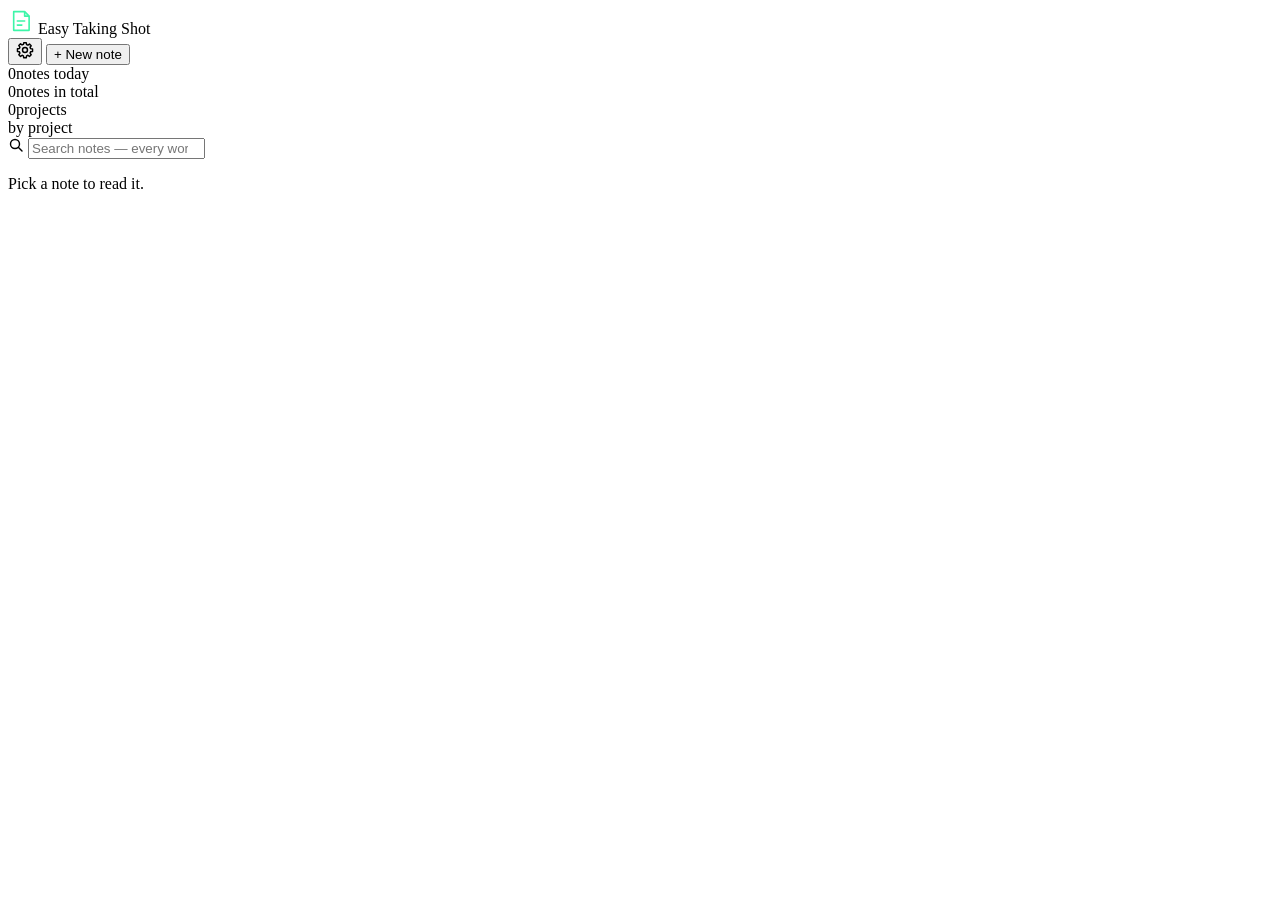
<file: src/surfaces/window/assets/index.html>
<!doctype html>
<html lang="en">
<head>
<meta charset="utf-8">
<meta http-equiv="Content-Security-Policy" content="default-src easy-note:">
<meta name="viewport" content="width=device-width, initial-scale=1">
<title>Easy Taking Shot — dashboard</title>
<link rel="stylesheet" href="app.css">
</head>
<body>
<div class="app">

<header class="header">
<div class="brand">
<svg width="26" height="26" viewBox="0 0 32 32" aria-hidden="true"><path d="M7 4.5h13.5L26 10v17.5H7z" fill="none" stroke="#3CF5A8" stroke-width="2" stroke-linejoin="round"></path><path d="M20.5 4.5V10H26" fill="none" stroke="#3CF5A8" stroke-width="2" stroke-linejoin="round"></path><path d="M11.5 16h9M11.5 21h5.5" stroke="#3CF5A8" stroke-width="2" stroke-linecap="round"></path></svg>
<span class="brand-name">Easy Taking Shot</span>
<span class="dir-chip" id="notes-dir" title="Notes dir"></span>
</div>
<button type="button" class="gear" id="settings-open" aria-label="Settings" title="Settings"><svg width="18" height="18" viewBox="0 0 16 16" aria-hidden="true"><path d="M6.9 1.5h2.2l.3 1.7 1.2.5 1.4-1 1.5 1.5-1 1.4.5 1.2 1.7.3v2.2l-1.7.3-.5 1.2 1 1.4-1.5 1.5-1.4-1-1.2.5-.3 1.7H6.9l-.3-1.7-1.2-.5-1.4 1-1.5-1.5 1-1.4-.5-1.2-1.7-.3V6.9l1.7-.3.5-1.2-1-1.4 1.5-1.5 1.4 1 1.2-.5z" fill="none" stroke="currentColor" stroke-width="1.3" stroke-linejoin="round"></path><circle cx="8" cy="8" r="2.2" fill="none" stroke="currentColor" stroke-width="1.3"></circle></svg></button>
<button type="button" class="new-note" id="new-note">+ New note</button>
</header>

<div class="main">

<section class="counts" aria-label="Counts">
<div class="count"><span class="count-n accent" id="count-today">0</span><span class="count-label">notes today</span></div>
<div class="count"><span class="count-n" id="count-total">0</span><span class="count-label">notes in total</span></div>
<div class="count"><span class="count-n" id="count-projects">0</span><span class="count-label">projects</span></div>
<div class="by-project" id="by-project"><span class="count-label">by project</span></div>
</section>

<div class="columns">

<section class="notes" aria-label="Notes">
<label class="search" for="search">
<span class="search-icon" aria-hidden="true"><svg width="16" height="16" viewBox="0 0 16 16"><circle cx="7" cy="7" r="4.5" fill="none" stroke="currentColor" stroke-width="1.4"></circle><path d="M10.5 10.5L14 14" stroke="currentColor" stroke-width="1.4" stroke-linecap="round"></path></svg></span>
<input id="search" type="search" placeholder="Search notes — every word must match" aria-label="Search notes" autocomplete="off">
</label>
<div class="filters" role="group" aria-label="Filter" id="filters"></div>
<p class="error" id="error" role="alert" hidden></p>
<div class="empty" id="no-results" hidden>
<p class="empty-main" id="no-results-text"></p>
<p class="empty-hint">Every word must match: text, project, task or tag.</p>
<button type="button" class="btn" id="clear-search">Clear search</button>
</div>
<div id="groups"></div>
</section>

<aside class="detail" aria-label="Note" id="detail">
<p class="pick" id="pick">Pick a note to read it.</p>
</aside>

</div>
</div>
<div class="cap-back" id="cap" hidden>
<div class="cap" id="cap-dialog" role="dialog" aria-modal="true" aria-label="New note">
<div class="cap-ctx" id="cap-ctx" hidden>
<span class="cap-chip"><span class="cap-chip-text" id="cap-chip-text"></span><button type="button" class="cap-drop" id="cap-drop" aria-label="Drop context"><svg width="10" height="10" viewBox="0 0 10 10" aria-hidden="true"><path d="M2 2l6 6M8 2L2 8" stroke="currentColor" stroke-width="1.4" stroke-linecap="round"></path></svg></button></span>
<span class="cap-from">from your last note</span>
</div>
<textarea class="cap-text" id="cap-text" rows="2" placeholder="Note…" aria-label="Note text"></textarea>
<div class="cap-keys">
<span><kbd>Enter</kbd> save</span>
<span><kbd>Shift+Enter</kbd> new line</span>
<span><kbd>Esc</kbd> cancel</span>
<span><kbd>Backspace</kbd> on empty: drop context</span>
</div>
</div>
</div>
<div class="set-back" id="set" hidden>
<div class="set" id="set-dialog" role="dialog" aria-modal="true" aria-labelledby="set-title">
<h2 class="set-title" id="set-title">Settings</h2>
<div class="set-body" id="set-body">
<p class="set-hint" id="set-loading" role="status" hidden>Reading config.toml…</p>
<div class="set-form" id="set-form" hidden>
<div class="set-row">
<span class="set-text"><span class="set-label" id="set-enrich-label">AI</span><span class="set-hint" id="set-enrich-hint">Your own claude CLI adds AI detail beside your notes.</span></span>
<button type="button" class="switch" role="switch" id="set-enrich" aria-checked="false" aria-labelledby="set-enrich-label" aria-describedby="set-enrich-hint"></button>
</div>
<div class="set-row">
<span class="set-text"><span class="set-label" id="set-schedule-label">Organize automatically</span><span class="set-hint">The AI runs on this schedule while the tray icon shows.</span><span class="set-reason" id="set-schedule-reason">Turn on AI first.</span></span>
<button type="button" class="switch" role="switch" id="set-schedule" aria-checked="false" aria-labelledby="set-schedule-label" aria-describedby="set-schedule-reason"></button>
</div>
<div class="set-numbers">
<label class="set-field" for="set-interval">Minutes between runs<input class="set-input" id="set-interval" type="text" inputmode="numeric" autocomplete="off"></label>
<label class="set-field" for="set-max">Notes per run<input class="set-input" id="set-max" type="text" inputmode="numeric" autocomplete="off"></label>
<label class="set-field" for="set-batch">Batch size<input class="set-input" id="set-batch" type="text" inputmode="numeric" autocomplete="off"></label>
</div>
<fieldset class="set-jobs">
<legend>Jobs</legend>
<label class="set-check"><input type="checkbox" id="set-job-organize">Organize</label>
<label class="set-check"><input type="checkbox" id="set-job-drafts">Drafts</label>
<label class="set-check"><input type="checkbox" id="set-job-digest">Digest</label>
</fieldset>
<label class="set-field" for="set-model">Model<input class="set-input" id="set-model" type="text" autocomplete="off" spellcheck="false"></label>
<label class="set-check"><input type="checkbox" id="set-after-save">Run after each save</label>
<div class="set-file">
<p class="set-hint">Read-only here. To change command or account folder, edit this file:</p>
<p class="set-path" id="set-path"></p>
<dl class="set-fixed"><dt>command</dt><dd id="set-command"></dd><dt>account folder</dt><dd id="set-account"></dd></dl>
</div>
</div>
</div>
<div class="set-foot">
<p class="error set-error" id="set-error" role="alert" hidden></p>
<div class="set-actions">
<button type="button" class="act primary" id="set-save" hidden>Save</button>
<button type="button" class="act primary" id="set-retry" hidden>Try again</button>
<button type="button" class="act" id="set-close">Close</button>
</div>
</div>
</div>
</div>
<div class="set-back" id="ask" hidden>
<div class="cap ask" id="ask-dialog" role="alertdialog" aria-modal="true" aria-labelledby="ask-title" aria-describedby="ask-text">
<h2 class="set-title" id="ask-title">Organize automatically</h2>
<p class="ask-text" id="ask-text"></p>
<div class="set-actions">
<button type="button" class="act primary" id="ask-confirm">Confirm</button>
<button type="button" class="act" id="ask-cancel">Cancel</button>
</div>
</div>
</div>
<div class="toast-live" role="status" aria-live="polite"><div class="toast" id="toast" hidden><span class="toast-text" id="toast-text"></span><button type="button" class="toast-undo" id="toast-undo" hidden>Undo</button></div></div>
</div>
<template id="icon-ai"><svg width="13" height="13" viewBox="0 0 16 16" aria-hidden="true"><path d="M8 1.5l1.6 4.9L14.5 8l-4.9 1.6L8 14.5l-1.6-4.9L1.5 8l4.9-1.6z" fill="none" stroke="#8C9590" stroke-width="1.2" stroke-linejoin="round"></path></svg></template>
<template id="icon-stale"><svg width="12" height="12" viewBox="0 0 16 16" aria-hidden="true"><path d="M8 2.5l6 11H2z" fill="none" stroke="currentColor" stroke-width="1.5" stroke-linejoin="round"></path><path d="M8 7v3M8 12v.1" stroke="currentColor" stroke-width="1.5" stroke-linecap="round"></path></svg></template>
<script src="ipc.js"></script>
<script src="capture.js"></script>
<script src="settings.js"></script>
<script src="app.js"></script>
</body>
</html>
</file>
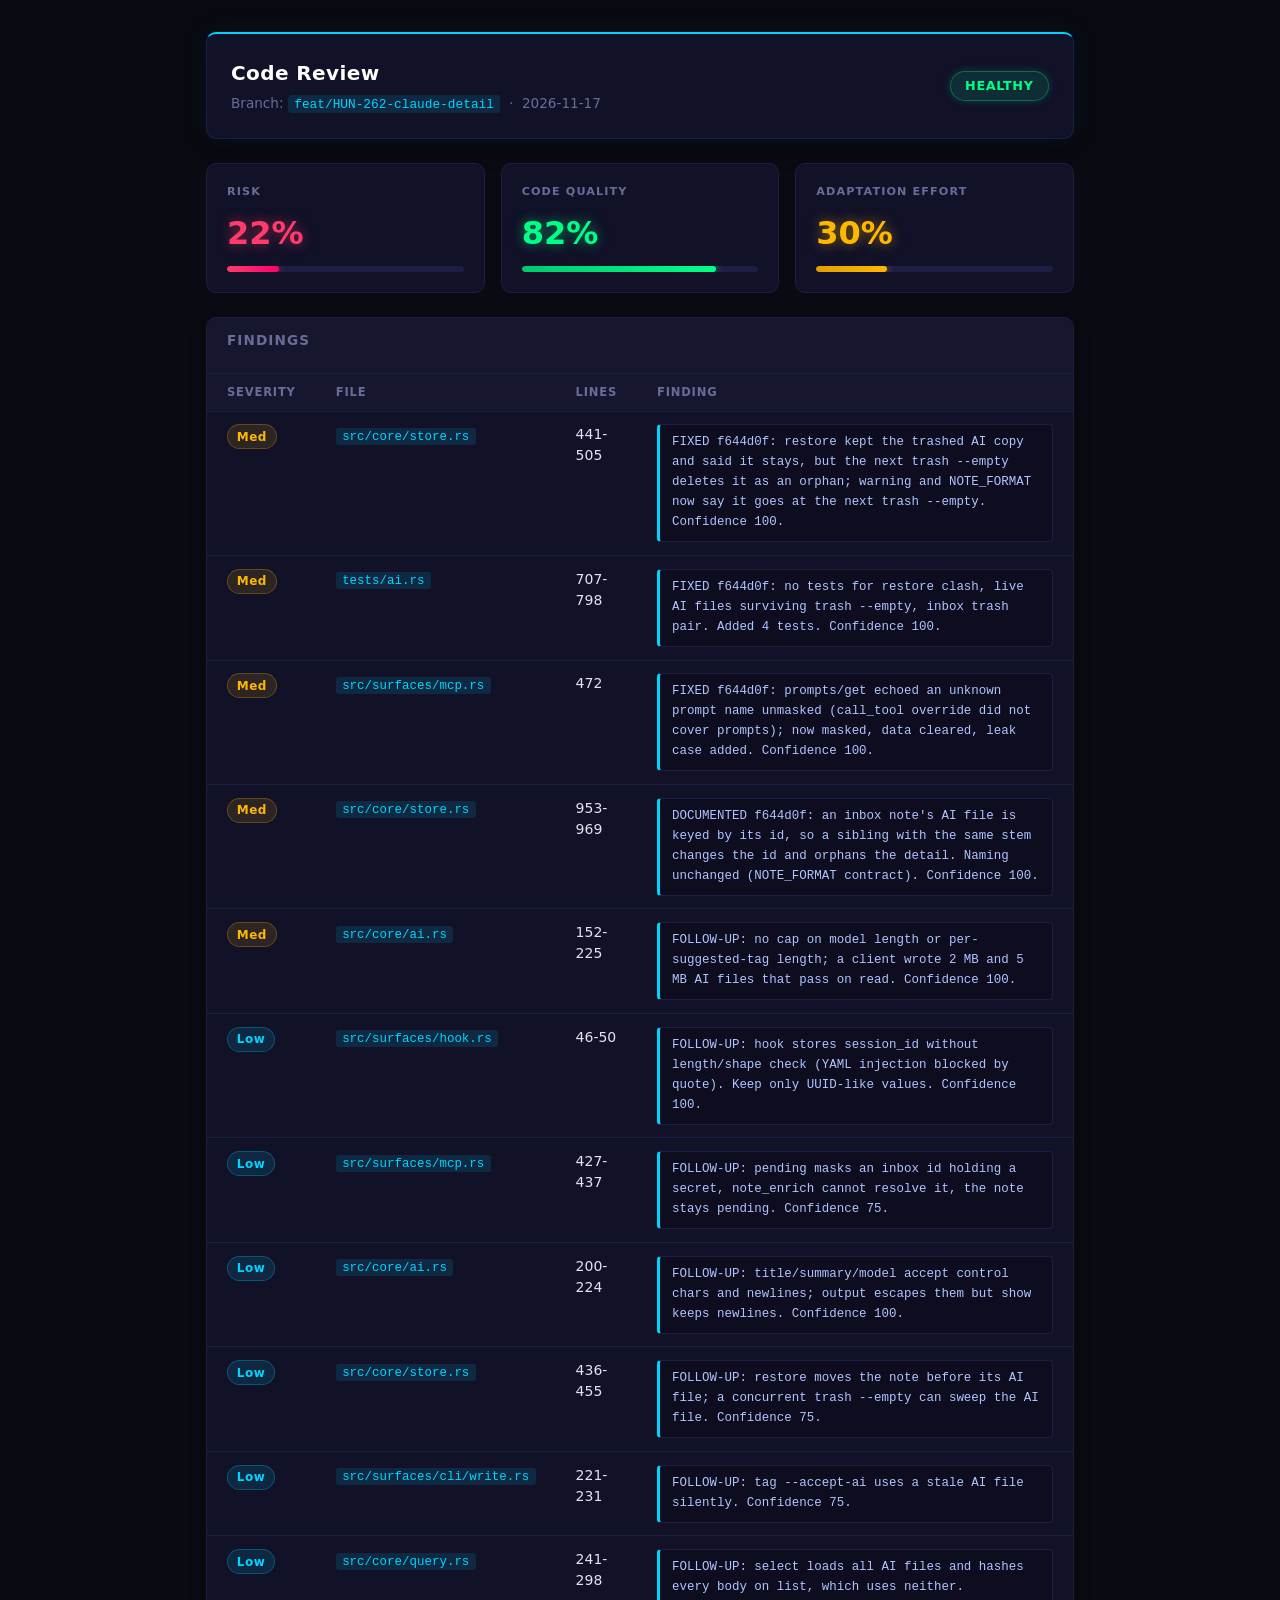
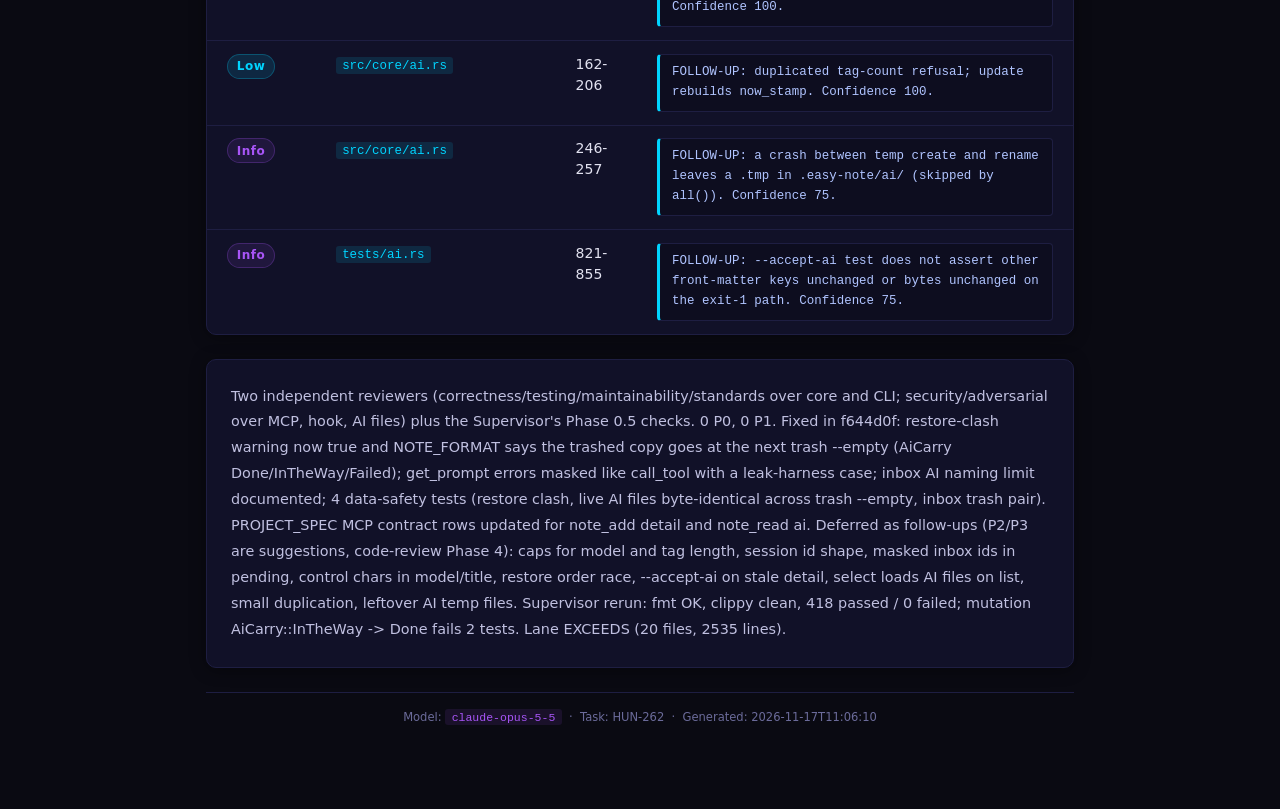
<file: reports/code-review_feat-HUN-262-claude-detail_20261117T110610.html>
<!DOCTYPE html>
<html lang="en">
<head>
<meta charset="UTF-8">
<title>Code Review Report — feat/HUN-262-claude-detail</title>
<style>
  :root {
    --bg:        #0a0a12;
    --surface:   #111128;
    --surface2:  #16162e;
    --border:    #1e1e42;
    --border-glow: #2a2a6e;
    --text:      #e2e2f0;
    --muted:     #6b6b9a;
    --cyan:      #00d4ff;
    --green:     #00ff88;
    --amber:     #ffb800;
    --red:       #ff3b6b;
    --purple:    #a855f7;
    --cyan-dim:  rgba(0,212,255,.12);
    --green-dim: rgba(0,255,136,.12);
    --red-dim:   rgba(255,59,107,.12);
    --amber-dim: rgba(255,184,0,.12);
  }

  * { box-sizing: border-box; }
  body {
    font-family: 'Segoe UI', system-ui, sans-serif;
    max-width: 900px;
    margin: 2rem auto;
    padding: 0 1rem;
    color: var(--text);
    background: var(--bg);
    line-height: 1.5;
  }
  h1 { margin: 0; font-size: 1.25rem; color: #fff; letter-spacing: .02em; }
  h2 { font-size: .85rem; color: var(--muted); margin: 0 0 .75rem; font-weight: 600; text-transform: uppercase; letter-spacing: .08em; }

  /* ── HEADER ── */
  .header {
    background: var(--surface);
    border: 1px solid var(--border);
    border-top: 2px solid var(--cyan);
    border-radius: 10px;
    padding: 1.5rem;
    margin-bottom: 1.5rem;
    display: flex;
    justify-content: space-between;
    align-items: center;
    box-shadow: 0 0 24px rgba(0,212,255,.08), 0 4px 24px rgba(0,0,0,.5);
  }
  .header-meta { color: var(--muted); font-size: .85rem; margin-top: .3rem; }
  .header-meta code { color: var(--cyan); background: var(--cyan-dim); padding: .1rem .4rem; border-radius: 4px; font-size: .8rem; }

  /* ── OVERALL BADGE ── */
  .badge { display: inline-block; padding: .3rem .9rem; border-radius: 999px; font-weight: 700; font-size: .8rem; letter-spacing: .05em; text-transform: uppercase; }
  .badge-green  { background: var(--green-dim); color: var(--green); border: 1px solid rgba(0,255,136,.3); box-shadow: 0 0 8px rgba(0,255,136,.2); }
  .badge-yellow { background: var(--amber-dim); color: var(--amber); border: 1px solid rgba(255,184,0,.3); box-shadow: 0 0 8px rgba(255,184,0,.2); }
  .badge-red    { background: var(--red-dim);   color: var(--red);   border: 1px solid rgba(255,59,107,.3); box-shadow: 0 0 8px rgba(255,59,107,.2); }

  /* ── SEVERITY BADGES ── */
  .sev { display: inline-block; padding: .15rem .55rem; border-radius: 999px; font-weight: 700; font-size: .75rem; white-space: nowrap; letter-spacing: .04em; }
  .sev-high { background: var(--red-dim);   color: var(--red);   border: 1px solid rgba(255,59,107,.25); }
  .sev-med  { background: var(--amber-dim); color: var(--amber); border: 1px solid rgba(255,184,0,.25); }
  .sev-low  { background: var(--cyan-dim);  color: var(--cyan);  border: 1px solid rgba(0,212,255,.25); }
  .sev-info { background: rgba(168,85,247,.1); color: var(--purple); border: 1px solid rgba(168,85,247,.25); }

  /* ── GAUGE CARDS ── */
  .gauges { display: grid; grid-template-columns: repeat(3, 1fr); gap: 1rem; margin-bottom: 1.5rem; }
  .gauge-card {
    background: var(--surface);
    border: 1px solid var(--border);
    border-radius: 10px;
    padding: 1.25rem;
    transition: border-color .2s;
  }
  .gauge-card:hover { border-color: var(--border-glow); }
  .gauge-label { font-size: .7rem; font-weight: 700; letter-spacing: .1em; color: var(--muted); text-transform: uppercase; margin-bottom: .5rem; }
  .gauge-value { font-size: 2rem; font-weight: 700; margin-bottom: .6rem; font-variant-numeric: tabular-nums; }
  .gauge-value-risk    { color: var(--red); text-shadow: 0 0 12px rgba(255,59,107,.5); }
  .gauge-value-quality { color: var(--green); text-shadow: 0 0 12px rgba(0,255,136,.5); }
  .gauge-value-effort  { color: var(--amber); text-shadow: 0 0 12px rgba(255,184,0,.5); }
  .bar-bg   { background: var(--border); border-radius: 999px; height: 6px; overflow: hidden; }
  .bar-fill { height: 6px; border-radius: 999px; }
  .bar-risk    { background: linear-gradient(90deg, #ff3b6b, #ff006e); box-shadow: 0 0 8px rgba(255,59,107,.6); }
  .bar-quality { background: linear-gradient(90deg, #00c96e, #00ff88); box-shadow: 0 0 8px rgba(0,255,136,.6); }
  .bar-effort  { background: linear-gradient(90deg, #e0a000, #ffb800); box-shadow: 0 0 8px rgba(255,184,0,.6); }

  /* ── SECTION CARD ── */
  .section {
    background: var(--surface);
    border: 1px solid var(--border);
    border-radius: 10px;
    overflow: hidden;
    margin-bottom: 1.5rem;
    box-shadow: 0 2px 16px rgba(0,0,0,.4);
  }
  .section-head {
    padding: .7rem 1.25rem;
    background: var(--surface2);
    border-bottom: 1px solid var(--border);
  }

  /* ── TABLE ── */
  table { width: 100%; border-collapse: collapse; }
  th {
    text-align: left;
    padding: .6rem 1.25rem;
    font-size: .72rem;
    font-weight: 700;
    color: var(--muted);
    text-transform: uppercase;
    letter-spacing: .07em;
    background: var(--surface2);
    border-bottom: 1px solid var(--border);
  }
  td {
    padding: .8rem 1.25rem;
    font-size: .875rem;
    border-top: 1px solid var(--border);
    vertical-align: top;
    color: var(--text);
  }
  tr:hover td { background: rgba(255,255,255,.02); }
  td pre {
    margin: 0;
    font-family: 'Cascadia Code', 'Fira Code', monospace;
    font-size: .78rem;
    background: #0d0d1f;
    border: 1px solid var(--border);
    border-left: 3px solid var(--cyan);
    border-radius: 4px;
    padding: .5rem .75rem;
    white-space: pre-wrap;
    word-break: break-word;
    color: #b0c4ff;
    line-height: 1.6;
  }
  td code {
    font-family: 'Cascadia Code', 'Fira Code', monospace;
    background: var(--cyan-dim);
    color: var(--cyan);
    padding: .1rem .4rem;
    border-radius: 3px;
    font-size: .78rem;
  }

  /* ── PROSE ── */
  .prose {
    background: var(--surface);
    border: 1px solid var(--border);
    border-radius: 10px;
    padding: 1.5rem;
    line-height: 1.8;
    margin-bottom: 1.5rem;
    font-size: .9rem;
    color: #c0c0e0;
    box-shadow: 0 2px 16px rgba(0,0,0,.4);
  }

  /* ── FOOTER ── */
  .footer {
    font-size: .72rem;
    color: var(--muted);
    text-align: center;
    padding-bottom: 2rem;
    border-top: 1px solid var(--border);
    padding-top: 1rem;
    margin-top: .5rem;
  }
  .footer code { color: var(--purple); background: rgba(168,85,247,.1); padding: .1rem .4rem; border-radius: 3px; }
</style>
</head>
<body>

<!-- ═══ HEADER ═══════════════════════════════════════════════════════════ -->
<div class="header">
  <div>
    <h1>Code Review</h1>
    <div class="header-meta">
      Branch: <code>feat/HUN-262-claude-detail</code> &nbsp;·&nbsp; 2026-11-17
    </div>
  </div>
  <span class="badge badge-green">Healthy</span>
</div>

<!-- ═══ DIMENSION GAUGES ═════════════════════════════════════════════════ -->
<!--
  OVERALL_CLASS  : green | yellow | red
  OVERALL_LABEL  : e.g. "Healthy" | "Needs Attention" | "Critical"
  RISK_SCORE     : integer 0–100 (higher = more risk)
  QUALITY_SCORE  : integer 0–100 (higher = better quality)
  EFFORT_SCORE   : integer 0–100 (higher = more adaptation work needed)
-->
<div class="gauges">
  <div class="gauge-card">
    <div class="gauge-label">Risk</div>
    <div class="gauge-value gauge-value-risk">22%</div>
    <div class="bar-bg"><div class="bar-fill bar-risk" style="width:22%"></div></div>
  </div>
  <div class="gauge-card">
    <div class="gauge-label">Code Quality</div>
    <div class="gauge-value gauge-value-quality">82%</div>
    <div class="bar-bg"><div class="bar-fill bar-quality" style="width:82%"></div></div>
  </div>
  <div class="gauge-card">
    <div class="gauge-label">Adaptation Effort</div>
    <div class="gauge-value gauge-value-effort">30%</div>
    <div class="bar-bg"><div class="bar-fill bar-effort" style="width:30%"></div></div>
  </div>
</div>

<!-- ═══ FINDINGS TABLE ═══════════════════════════════════════════════════ -->
<!--
  Replace <tr>
  <td><span class="sev sev-med">Med</span></td>
  <td><code>src/core/store.rs</code></td>
  <td>441-505</td>
  <td><pre>FIXED f644d0f: restore kept the trashed AI copy and said it stays, but the next trash --empty deletes it as an orphan; warning and NOTE_FORMAT now say it goes at the next trash --empty. Confidence 100.</pre></td>
</tr>
<tr>
  <td><span class="sev sev-med">Med</span></td>
  <td><code>tests/ai.rs</code></td>
  <td>707-798</td>
  <td><pre>FIXED f644d0f: no tests for restore clash, live AI files surviving trash --empty, inbox trash pair. Added 4 tests. Confidence 100.</pre></td>
</tr>
<tr>
  <td><span class="sev sev-med">Med</span></td>
  <td><code>src/surfaces/mcp.rs</code></td>
  <td>472</td>
  <td><pre>FIXED f644d0f: prompts/get echoed an unknown prompt name unmasked (call_tool override did not cover prompts); now masked, data cleared, leak case added. Confidence 100.</pre></td>
</tr>
<tr>
  <td><span class="sev sev-med">Med</span></td>
  <td><code>src/core/store.rs</code></td>
  <td>953-969</td>
  <td><pre>DOCUMENTED f644d0f: an inbox note&#x27;s AI file is keyed by its id, so a sibling with the same stem changes the id and orphans the detail. Naming unchanged (NOTE_FORMAT contract). Confidence 100.</pre></td>
</tr>
<tr>
  <td><span class="sev sev-med">Med</span></td>
  <td><code>src/core/ai.rs</code></td>
  <td>152-225</td>
  <td><pre>FOLLOW-UP: no cap on model length or per-suggested-tag length; a client wrote 2 MB and 5 MB AI files that pass on read. Confidence 100.</pre></td>
</tr>
<tr>
  <td><span class="sev sev-low">Low</span></td>
  <td><code>src/surfaces/hook.rs</code></td>
  <td>46-50</td>
  <td><pre>FOLLOW-UP: hook stores session_id without length/shape check (YAML injection blocked by quote). Keep only UUID-like values. Confidence 100.</pre></td>
</tr>
<tr>
  <td><span class="sev sev-low">Low</span></td>
  <td><code>src/surfaces/mcp.rs</code></td>
  <td>427-437</td>
  <td><pre>FOLLOW-UP: pending masks an inbox id holding a secret, note_enrich cannot resolve it, the note stays pending. Confidence 75.</pre></td>
</tr>
<tr>
  <td><span class="sev sev-low">Low</span></td>
  <td><code>src/core/ai.rs</code></td>
  <td>200-224</td>
  <td><pre>FOLLOW-UP: title/summary/model accept control chars and newlines; output escapes them but show keeps newlines. Confidence 100.</pre></td>
</tr>
<tr>
  <td><span class="sev sev-low">Low</span></td>
  <td><code>src/core/store.rs</code></td>
  <td>436-455</td>
  <td><pre>FOLLOW-UP: restore moves the note before its AI file; a concurrent trash --empty can sweep the AI file. Confidence 75.</pre></td>
</tr>
<tr>
  <td><span class="sev sev-low">Low</span></td>
  <td><code>src/surfaces/cli/write.rs</code></td>
  <td>221-231</td>
  <td><pre>FOLLOW-UP: tag --accept-ai uses a stale AI file silently. Confidence 75.</pre></td>
</tr>
<tr>
  <td><span class="sev sev-low">Low</span></td>
  <td><code>src/core/query.rs</code></td>
  <td>241-298</td>
  <td><pre>FOLLOW-UP: select loads all AI files and hashes every body on list, which uses neither. Confidence 100.</pre></td>
</tr>
<tr>
  <td><span class="sev sev-low">Low</span></td>
  <td><code>src/core/ai.rs</code></td>
  <td>162-206</td>
  <td><pre>FOLLOW-UP: duplicated tag-count refusal; update rebuilds now_stamp. Confidence 100.</pre></td>
</tr>
<tr>
  <td><span class="sev sev-info">Info</span></td>
  <td><code>src/core/ai.rs</code></td>
  <td>246-257</td>
  <td><pre>FOLLOW-UP: a crash between temp create and rename leaves a .tmp in .easy-note/ai/ (skipped by all()). Confidence 75.</pre></td>
</tr>
<tr>
  <td><span class="sev sev-info">Info</span></td>
  <td><code>tests/ai.rs</code></td>
  <td>821-855</td>
  <td><pre>FOLLOW-UP: --accept-ai test does not assert other front-matter keys unchanged or bytes unchanged on the exit-1 path. Confidence 75.</pre></td>
</tr>
 with one <tr> per finding.
  Severity class: sev-high | sev-med | sev-low | sev-info
  Finding description goes inside <pre>...</pre> — do NOT HTML-escape manually;
  wrap the text in <pre> and let the browser handle rendering safely.

  Example row:
  <tr>
    <td><span class="sev sev-high">High</span></td>
    <td><code>scripts/setup.sh</code></td>
    <td>42–55</td>
    <td><pre>Unquoted variable $TARGET_DIR in rm call — word-splitting can delete wrong path.</pre></td>
  </tr>
-->
<div class="section">
  <div class="section-head"><h2>Findings</h2></div>
  <table>
    <thead>
      <tr>
        <th style="width:90px">Severity</th>
        <th style="width:200px">File</th>
        <th style="width:80px">Lines</th>
        <th>Finding</th>
      </tr>
    </thead>
    <tbody>
      <tr>
  <td><span class="sev sev-med">Med</span></td>
  <td><code>src/core/store.rs</code></td>
  <td>441-505</td>
  <td><pre>FIXED f644d0f: restore kept the trashed AI copy and said it stays, but the next trash --empty deletes it as an orphan; warning and NOTE_FORMAT now say it goes at the next trash --empty. Confidence 100.</pre></td>
</tr>
<tr>
  <td><span class="sev sev-med">Med</span></td>
  <td><code>tests/ai.rs</code></td>
  <td>707-798</td>
  <td><pre>FIXED f644d0f: no tests for restore clash, live AI files surviving trash --empty, inbox trash pair. Added 4 tests. Confidence 100.</pre></td>
</tr>
<tr>
  <td><span class="sev sev-med">Med</span></td>
  <td><code>src/surfaces/mcp.rs</code></td>
  <td>472</td>
  <td><pre>FIXED f644d0f: prompts/get echoed an unknown prompt name unmasked (call_tool override did not cover prompts); now masked, data cleared, leak case added. Confidence 100.</pre></td>
</tr>
<tr>
  <td><span class="sev sev-med">Med</span></td>
  <td><code>src/core/store.rs</code></td>
  <td>953-969</td>
  <td><pre>DOCUMENTED f644d0f: an inbox note&#x27;s AI file is keyed by its id, so a sibling with the same stem changes the id and orphans the detail. Naming unchanged (NOTE_FORMAT contract). Confidence 100.</pre></td>
</tr>
<tr>
  <td><span class="sev sev-med">Med</span></td>
  <td><code>src/core/ai.rs</code></td>
  <td>152-225</td>
  <td><pre>FOLLOW-UP: no cap on model length or per-suggested-tag length; a client wrote 2 MB and 5 MB AI files that pass on read. Confidence 100.</pre></td>
</tr>
<tr>
  <td><span class="sev sev-low">Low</span></td>
  <td><code>src/surfaces/hook.rs</code></td>
  <td>46-50</td>
  <td><pre>FOLLOW-UP: hook stores session_id without length/shape check (YAML injection blocked by quote). Keep only UUID-like values. Confidence 100.</pre></td>
</tr>
<tr>
  <td><span class="sev sev-low">Low</span></td>
  <td><code>src/surfaces/mcp.rs</code></td>
  <td>427-437</td>
  <td><pre>FOLLOW-UP: pending masks an inbox id holding a secret, note_enrich cannot resolve it, the note stays pending. Confidence 75.</pre></td>
</tr>
<tr>
  <td><span class="sev sev-low">Low</span></td>
  <td><code>src/core/ai.rs</code></td>
  <td>200-224</td>
  <td><pre>FOLLOW-UP: title/summary/model accept control chars and newlines; output escapes them but show keeps newlines. Confidence 100.</pre></td>
</tr>
<tr>
  <td><span class="sev sev-low">Low</span></td>
  <td><code>src/core/store.rs</code></td>
  <td>436-455</td>
  <td><pre>FOLLOW-UP: restore moves the note before its AI file; a concurrent trash --empty can sweep the AI file. Confidence 75.</pre></td>
</tr>
<tr>
  <td><span class="sev sev-low">Low</span></td>
  <td><code>src/surfaces/cli/write.rs</code></td>
  <td>221-231</td>
  <td><pre>FOLLOW-UP: tag --accept-ai uses a stale AI file silently. Confidence 75.</pre></td>
</tr>
<tr>
  <td><span class="sev sev-low">Low</span></td>
  <td><code>src/core/query.rs</code></td>
  <td>241-298</td>
  <td><pre>FOLLOW-UP: select loads all AI files and hashes every body on list, which uses neither. Confidence 100.</pre></td>
</tr>
<tr>
  <td><span class="sev sev-low">Low</span></td>
  <td><code>src/core/ai.rs</code></td>
  <td>162-206</td>
  <td><pre>FOLLOW-UP: duplicated tag-count refusal; update rebuilds now_stamp. Confidence 100.</pre></td>
</tr>
<tr>
  <td><span class="sev sev-info">Info</span></td>
  <td><code>src/core/ai.rs</code></td>
  <td>246-257</td>
  <td><pre>FOLLOW-UP: a crash between temp create and rename leaves a .tmp in .easy-note/ai/ (skipped by all()). Confidence 75.</pre></td>
</tr>
<tr>
  <td><span class="sev sev-info">Info</span></td>
  <td><code>tests/ai.rs</code></td>
  <td>821-855</td>
  <td><pre>FOLLOW-UP: --accept-ai test does not assert other front-matter keys unchanged or bytes unchanged on the exit-1 path. Confidence 75.</pre></td>
</tr>

    </tbody>
  </table>
</div>

<!-- ═══ SUMMARY PROSE ════════════════════════════════════════════════════ -->
<!--
  Replace Two independent reviewers (correctness/testing/maintainability/standards over core and CLI; security/adversarial over MCP, hook, AI files) plus the Supervisor&#x27;s Phase 0.5 checks. 0 P0, 0 P1. Fixed in f644d0f: restore-clash warning now true and NOTE_FORMAT says the trashed copy goes at the next trash --empty (AiCarry Done/InTheWay/Failed); get_prompt errors masked like call_tool with a leak-harness case; inbox AI naming limit documented; 4 data-safety tests (restore clash, live AI files byte-identical across trash --empty, inbox trash pair). PROJECT_SPEC MCP contract rows updated for note_add detail and note_read ai. Deferred as follow-ups (P2/P3 are suggestions, code-review Phase 4): caps for model and tag length, session id shape, masked inbox ids in pending, control chars in model/title, restore order race, --accept-ai on stale detail, select loads AI files on list, small duplication, leftover AI temp files. Supervisor rerun: fmt OK, clippy clean, 418 passed / 0 failed; mutation AiCarry::InTheWay -&gt; Done fails 2 tests. Lane EXCEEDS (20 files, 2535 lines). with the LLM's full narrative text.
  Plain text is safe here; no HTML escaping needed for prose.
-->
<div class="prose">
  Two independent reviewers (correctness/testing/maintainability/standards over core and CLI; security/adversarial over MCP, hook, AI files) plus the Supervisor&#x27;s Phase 0.5 checks. 0 P0, 0 P1. Fixed in f644d0f: restore-clash warning now true and NOTE_FORMAT says the trashed copy goes at the next trash --empty (AiCarry Done/InTheWay/Failed); get_prompt errors masked like call_tool with a leak-harness case; inbox AI naming limit documented; 4 data-safety tests (restore clash, live AI files byte-identical across trash --empty, inbox trash pair). PROJECT_SPEC MCP contract rows updated for note_add detail and note_read ai. Deferred as follow-ups (P2/P3 are suggestions, code-review Phase 4): caps for model and tag length, session id shape, masked inbox ids in pending, control chars in model/title, restore order race, --accept-ai on stale detail, select loads AI files on list, small duplication, leftover AI temp files. Supervisor rerun: fmt OK, clippy clean, 418 passed / 0 failed; mutation AiCarry::InTheWay -&gt; Done fails 2 tests. Lane EXCEEDS (20 files, 2535 lines).
</div>

<!-- ═══ FOOTER ═══════════════════════════════════════════════════════════ -->
<!--
  MODEL     : e.g. claude-sonnet-4-6
  TASK_ID   : e.g. T001 (or "—" if not task-scoped)
  TIMESTAMP : ISO-8601, e.g. 2026-06-18T14:30:22
-->
<div class="footer">
  Model: <code>claude-opus-5-5</code> &nbsp;·&nbsp; Task: HUN-262 &nbsp;·&nbsp; Generated: 2026-11-17T11:06:10
</div>

</body>
</html>
</file>
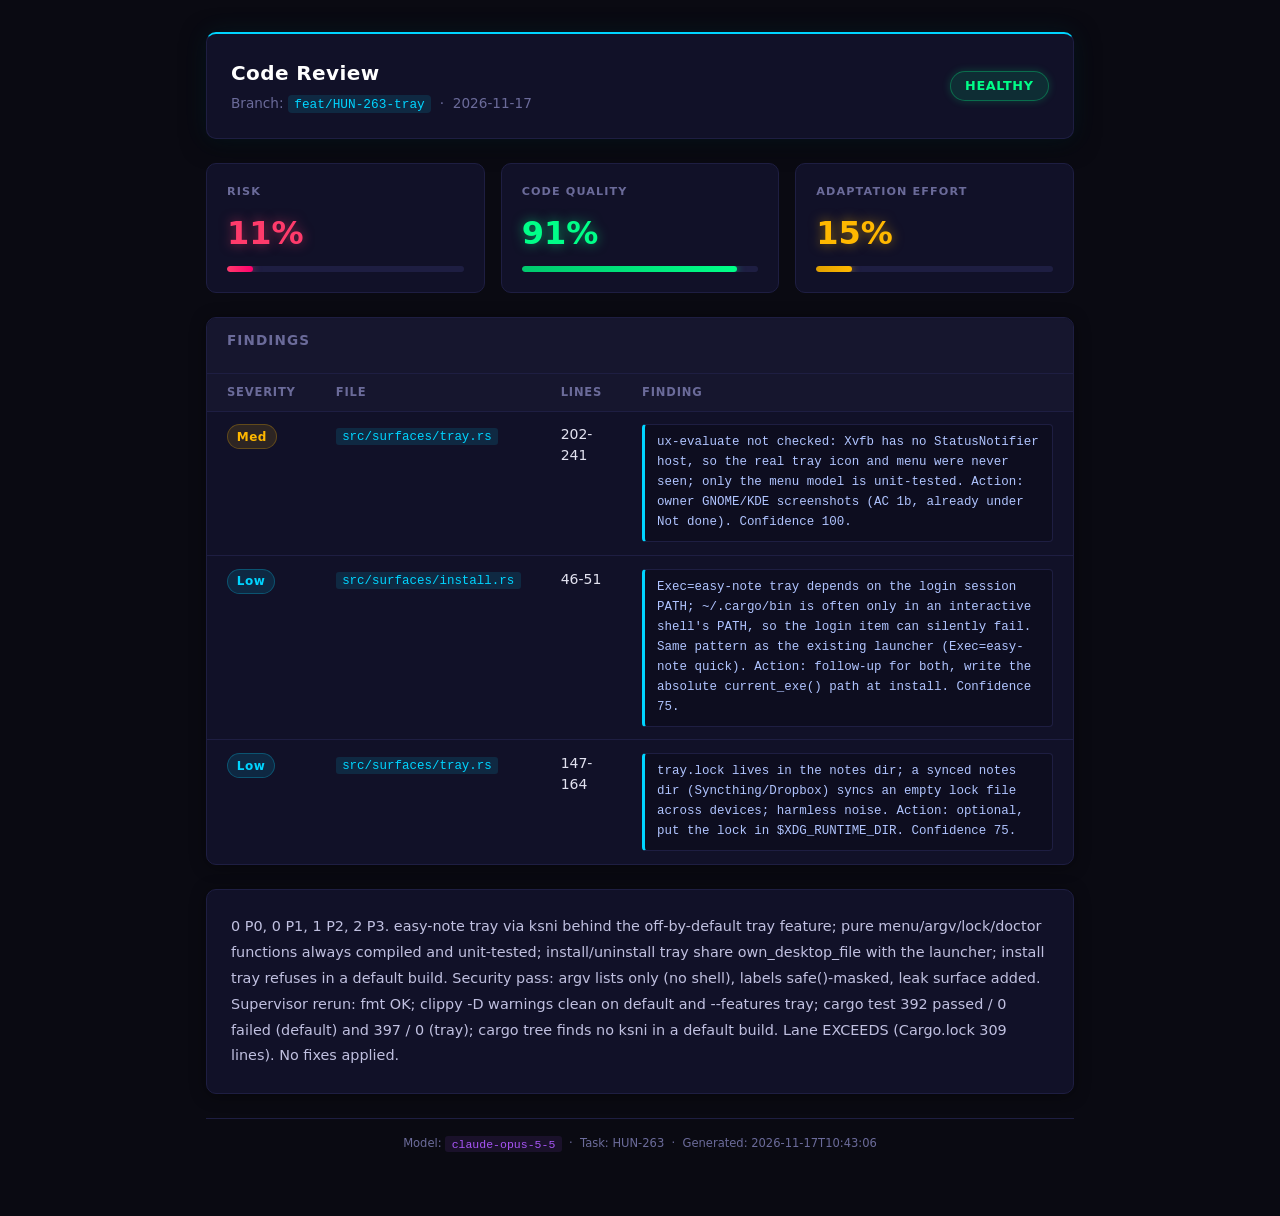
<file: reports/code-review_feat-HUN-263-tray_20261117T104306.html>
<!DOCTYPE html>
<html lang="en">
<head>
<meta charset="UTF-8">
<title>Code Review Report — feat/HUN-263-tray</title>
<style>
  :root {
    --bg:        #0a0a12;
    --surface:   #111128;
    --surface2:  #16162e;
    --border:    #1e1e42;
    --border-glow: #2a2a6e;
    --text:      #e2e2f0;
    --muted:     #6b6b9a;
    --cyan:      #00d4ff;
    --green:     #00ff88;
    --amber:     #ffb800;
    --red:       #ff3b6b;
    --purple:    #a855f7;
    --cyan-dim:  rgba(0,212,255,.12);
    --green-dim: rgba(0,255,136,.12);
    --red-dim:   rgba(255,59,107,.12);
    --amber-dim: rgba(255,184,0,.12);
  }

  * { box-sizing: border-box; }
  body {
    font-family: 'Segoe UI', system-ui, sans-serif;
    max-width: 900px;
    margin: 2rem auto;
    padding: 0 1rem;
    color: var(--text);
    background: var(--bg);
    line-height: 1.5;
  }
  h1 { margin: 0; font-size: 1.25rem; color: #fff; letter-spacing: .02em; }
  h2 { font-size: .85rem; color: var(--muted); margin: 0 0 .75rem; font-weight: 600; text-transform: uppercase; letter-spacing: .08em; }

  /* ── HEADER ── */
  .header {
    background: var(--surface);
    border: 1px solid var(--border);
    border-top: 2px solid var(--cyan);
    border-radius: 10px;
    padding: 1.5rem;
    margin-bottom: 1.5rem;
    display: flex;
    justify-content: space-between;
    align-items: center;
    box-shadow: 0 0 24px rgba(0,212,255,.08), 0 4px 24px rgba(0,0,0,.5);
  }
  .header-meta { color: var(--muted); font-size: .85rem; margin-top: .3rem; }
  .header-meta code { color: var(--cyan); background: var(--cyan-dim); padding: .1rem .4rem; border-radius: 4px; font-size: .8rem; }

  /* ── OVERALL BADGE ── */
  .badge { display: inline-block; padding: .3rem .9rem; border-radius: 999px; font-weight: 700; font-size: .8rem; letter-spacing: .05em; text-transform: uppercase; }
  .badge-green  { background: var(--green-dim); color: var(--green); border: 1px solid rgba(0,255,136,.3); box-shadow: 0 0 8px rgba(0,255,136,.2); }
  .badge-yellow { background: var(--amber-dim); color: var(--amber); border: 1px solid rgba(255,184,0,.3); box-shadow: 0 0 8px rgba(255,184,0,.2); }
  .badge-red    { background: var(--red-dim);   color: var(--red);   border: 1px solid rgba(255,59,107,.3); box-shadow: 0 0 8px rgba(255,59,107,.2); }

  /* ── SEVERITY BADGES ── */
  .sev { display: inline-block; padding: .15rem .55rem; border-radius: 999px; font-weight: 700; font-size: .75rem; white-space: nowrap; letter-spacing: .04em; }
  .sev-high { background: var(--red-dim);   color: var(--red);   border: 1px solid rgba(255,59,107,.25); }
  .sev-med  { background: var(--amber-dim); color: var(--amber); border: 1px solid rgba(255,184,0,.25); }
  .sev-low  { background: var(--cyan-dim);  color: var(--cyan);  border: 1px solid rgba(0,212,255,.25); }
  .sev-info { background: rgba(168,85,247,.1); color: var(--purple); border: 1px solid rgba(168,85,247,.25); }

  /* ── GAUGE CARDS ── */
  .gauges { display: grid; grid-template-columns: repeat(3, 1fr); gap: 1rem; margin-bottom: 1.5rem; }
  .gauge-card {
    background: var(--surface);
    border: 1px solid var(--border);
    border-radius: 10px;
    padding: 1.25rem;
    transition: border-color .2s;
  }
  .gauge-card:hover { border-color: var(--border-glow); }
  .gauge-label { font-size: .7rem; font-weight: 700; letter-spacing: .1em; color: var(--muted); text-transform: uppercase; margin-bottom: .5rem; }
  .gauge-value { font-size: 2rem; font-weight: 700; margin-bottom: .6rem; font-variant-numeric: tabular-nums; }
  .gauge-value-risk    { color: var(--red); text-shadow: 0 0 12px rgba(255,59,107,.5); }
  .gauge-value-quality { color: var(--green); text-shadow: 0 0 12px rgba(0,255,136,.5); }
  .gauge-value-effort  { color: var(--amber); text-shadow: 0 0 12px rgba(255,184,0,.5); }
  .bar-bg   { background: var(--border); border-radius: 999px; height: 6px; overflow: hidden; }
  .bar-fill { height: 6px; border-radius: 999px; }
  .bar-risk    { background: linear-gradient(90deg, #ff3b6b, #ff006e); box-shadow: 0 0 8px rgba(255,59,107,.6); }
  .bar-quality { background: linear-gradient(90deg, #00c96e, #00ff88); box-shadow: 0 0 8px rgba(0,255,136,.6); }
  .bar-effort  { background: linear-gradient(90deg, #e0a000, #ffb800); box-shadow: 0 0 8px rgba(255,184,0,.6); }

  /* ── SECTION CARD ── */
  .section {
    background: var(--surface);
    border: 1px solid var(--border);
    border-radius: 10px;
    overflow: hidden;
    margin-bottom: 1.5rem;
    box-shadow: 0 2px 16px rgba(0,0,0,.4);
  }
  .section-head {
    padding: .7rem 1.25rem;
    background: var(--surface2);
    border-bottom: 1px solid var(--border);
  }

  /* ── TABLE ── */
  table { width: 100%; border-collapse: collapse; }
  th {
    text-align: left;
    padding: .6rem 1.25rem;
    font-size: .72rem;
    font-weight: 700;
    color: var(--muted);
    text-transform: uppercase;
    letter-spacing: .07em;
    background: var(--surface2);
    border-bottom: 1px solid var(--border);
  }
  td {
    padding: .8rem 1.25rem;
    font-size: .875rem;
    border-top: 1px solid var(--border);
    vertical-align: top;
    color: var(--text);
  }
  tr:hover td { background: rgba(255,255,255,.02); }
  td pre {
    margin: 0;
    font-family: 'Cascadia Code', 'Fira Code', monospace;
    font-size: .78rem;
    background: #0d0d1f;
    border: 1px solid var(--border);
    border-left: 3px solid var(--cyan);
    border-radius: 4px;
    padding: .5rem .75rem;
    white-space: pre-wrap;
    word-break: break-word;
    color: #b0c4ff;
    line-height: 1.6;
  }
  td code {
    font-family: 'Cascadia Code', 'Fira Code', monospace;
    background: var(--cyan-dim);
    color: var(--cyan);
    padding: .1rem .4rem;
    border-radius: 3px;
    font-size: .78rem;
  }

  /* ── PROSE ── */
  .prose {
    background: var(--surface);
    border: 1px solid var(--border);
    border-radius: 10px;
    padding: 1.5rem;
    line-height: 1.8;
    margin-bottom: 1.5rem;
    font-size: .9rem;
    color: #c0c0e0;
    box-shadow: 0 2px 16px rgba(0,0,0,.4);
  }

  /* ── FOOTER ── */
  .footer {
    font-size: .72rem;
    color: var(--muted);
    text-align: center;
    padding-bottom: 2rem;
    border-top: 1px solid var(--border);
    padding-top: 1rem;
    margin-top: .5rem;
  }
  .footer code { color: var(--purple); background: rgba(168,85,247,.1); padding: .1rem .4rem; border-radius: 3px; }
</style>
</head>
<body>

<!-- ═══ HEADER ═══════════════════════════════════════════════════════════ -->
<div class="header">
  <div>
    <h1>Code Review</h1>
    <div class="header-meta">
      Branch: <code>feat/HUN-263-tray</code> &nbsp;·&nbsp; 2026-11-17
    </div>
  </div>
  <span class="badge badge-green">Healthy</span>
</div>

<!-- ═══ DIMENSION GAUGES ═════════════════════════════════════════════════ -->
<!--
  OVERALL_CLASS  : green | yellow | red
  OVERALL_LABEL  : e.g. "Healthy" | "Needs Attention" | "Critical"
  RISK_SCORE     : integer 0–100 (higher = more risk)
  QUALITY_SCORE  : integer 0–100 (higher = better quality)
  EFFORT_SCORE   : integer 0–100 (higher = more adaptation work needed)
-->
<div class="gauges">
  <div class="gauge-card">
    <div class="gauge-label">Risk</div>
    <div class="gauge-value gauge-value-risk">11%</div>
    <div class="bar-bg"><div class="bar-fill bar-risk" style="width:11%"></div></div>
  </div>
  <div class="gauge-card">
    <div class="gauge-label">Code Quality</div>
    <div class="gauge-value gauge-value-quality">91%</div>
    <div class="bar-bg"><div class="bar-fill bar-quality" style="width:91%"></div></div>
  </div>
  <div class="gauge-card">
    <div class="gauge-label">Adaptation Effort</div>
    <div class="gauge-value gauge-value-effort">15%</div>
    <div class="bar-bg"><div class="bar-fill bar-effort" style="width:15%"></div></div>
  </div>
</div>

<!-- ═══ FINDINGS TABLE ═══════════════════════════════════════════════════ -->
<!--
  Replace <tr>
  <td><span class="sev sev-med">Med</span></td>
  <td><code>src/surfaces/tray.rs</code></td>
  <td>202-241</td>
  <td><pre>ux-evaluate not checked: Xvfb has no StatusNotifier host, so the real tray icon and menu were never seen; only the menu model is unit-tested. Action: owner GNOME/KDE screenshots (AC 1b, already under Not done). Confidence 100.</pre></td>
</tr>
<tr>
  <td><span class="sev sev-low">Low</span></td>
  <td><code>src/surfaces/install.rs</code></td>
  <td>46-51</td>
  <td><pre>Exec=easy-note tray depends on the login session PATH; ~/.cargo/bin is often only in an interactive shell&#x27;s PATH, so the login item can silently fail. Same pattern as the existing launcher (Exec=easy-note quick). Action: follow-up for both, write the absolute current_exe() path at install. Confidence 75.</pre></td>
</tr>
<tr>
  <td><span class="sev sev-low">Low</span></td>
  <td><code>src/surfaces/tray.rs</code></td>
  <td>147-164</td>
  <td><pre>tray.lock lives in the notes dir; a synced notes dir (Syncthing/Dropbox) syncs an empty lock file across devices; harmless noise. Action: optional, put the lock in $XDG_RUNTIME_DIR. Confidence 75.</pre></td>
</tr>
 with one <tr> per finding.
  Severity class: sev-high | sev-med | sev-low | sev-info
  Finding description goes inside <pre>...</pre> — do NOT HTML-escape manually;
  wrap the text in <pre> and let the browser handle rendering safely.

  Example row:
  <tr>
    <td><span class="sev sev-high">High</span></td>
    <td><code>scripts/setup.sh</code></td>
    <td>42–55</td>
    <td><pre>Unquoted variable $TARGET_DIR in rm call — word-splitting can delete wrong path.</pre></td>
  </tr>
-->
<div class="section">
  <div class="section-head"><h2>Findings</h2></div>
  <table>
    <thead>
      <tr>
        <th style="width:90px">Severity</th>
        <th style="width:200px">File</th>
        <th style="width:80px">Lines</th>
        <th>Finding</th>
      </tr>
    </thead>
    <tbody>
      <tr>
  <td><span class="sev sev-med">Med</span></td>
  <td><code>src/surfaces/tray.rs</code></td>
  <td>202-241</td>
  <td><pre>ux-evaluate not checked: Xvfb has no StatusNotifier host, so the real tray icon and menu were never seen; only the menu model is unit-tested. Action: owner GNOME/KDE screenshots (AC 1b, already under Not done). Confidence 100.</pre></td>
</tr>
<tr>
  <td><span class="sev sev-low">Low</span></td>
  <td><code>src/surfaces/install.rs</code></td>
  <td>46-51</td>
  <td><pre>Exec=easy-note tray depends on the login session PATH; ~/.cargo/bin is often only in an interactive shell&#x27;s PATH, so the login item can silently fail. Same pattern as the existing launcher (Exec=easy-note quick). Action: follow-up for both, write the absolute current_exe() path at install. Confidence 75.</pre></td>
</tr>
<tr>
  <td><span class="sev sev-low">Low</span></td>
  <td><code>src/surfaces/tray.rs</code></td>
  <td>147-164</td>
  <td><pre>tray.lock lives in the notes dir; a synced notes dir (Syncthing/Dropbox) syncs an empty lock file across devices; harmless noise. Action: optional, put the lock in $XDG_RUNTIME_DIR. Confidence 75.</pre></td>
</tr>

    </tbody>
  </table>
</div>

<!-- ═══ SUMMARY PROSE ════════════════════════════════════════════════════ -->
<!--
  Replace 0 P0, 0 P1, 1 P2, 2 P3. easy-note tray via ksni behind the off-by-default tray feature; pure menu/argv/lock/doctor functions always compiled and unit-tested; install/uninstall tray share own_desktop_file with the launcher; install tray refuses in a default build. Security pass: argv lists only (no shell), labels safe()-masked, leak surface added. Supervisor rerun: fmt OK; clippy -D warnings clean on default and --features tray; cargo test 392 passed / 0 failed (default) and 397 / 0 (tray); cargo tree finds no ksni in a default build. Lane EXCEEDS (Cargo.lock 309 lines). No fixes applied. with the LLM's full narrative text.
  Plain text is safe here; no HTML escaping needed for prose.
-->
<div class="prose">
  0 P0, 0 P1, 1 P2, 2 P3. easy-note tray via ksni behind the off-by-default tray feature; pure menu/argv/lock/doctor functions always compiled and unit-tested; install/uninstall tray share own_desktop_file with the launcher; install tray refuses in a default build. Security pass: argv lists only (no shell), labels safe()-masked, leak surface added. Supervisor rerun: fmt OK; clippy -D warnings clean on default and --features tray; cargo test 392 passed / 0 failed (default) and 397 / 0 (tray); cargo tree finds no ksni in a default build. Lane EXCEEDS (Cargo.lock 309 lines). No fixes applied.
</div>

<!-- ═══ FOOTER ═══════════════════════════════════════════════════════════ -->
<!--
  MODEL     : e.g. claude-sonnet-4-6
  TASK_ID   : e.g. T001 (or "—" if not task-scoped)
  TIMESTAMP : ISO-8601, e.g. 2026-06-18T14:30:22
-->
<div class="footer">
  Model: <code>claude-opus-5-5</code> &nbsp;·&nbsp; Task: HUN-263 &nbsp;·&nbsp; Generated: 2026-11-17T10:43:06
</div>

</body>
</html>
</file>
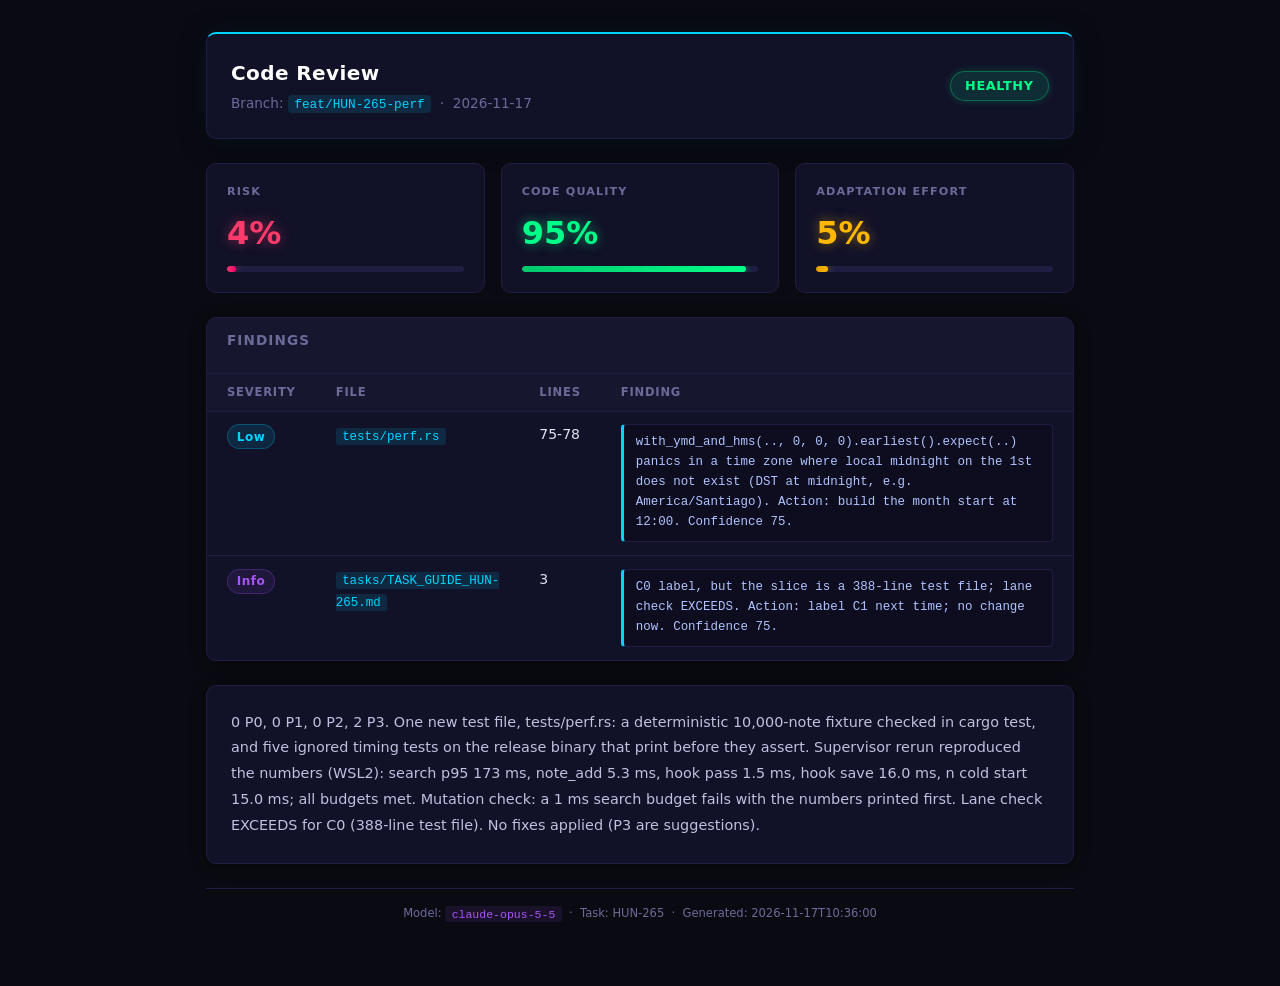
<file: reports/code-review_feat-HUN-265-perf_20261117T103600.html>
<!DOCTYPE html>
<html lang="en">
<head>
<meta charset="UTF-8">
<title>Code Review Report — feat/HUN-265-perf</title>
<style>
  :root {
    --bg:        #0a0a12;
    --surface:   #111128;
    --surface2:  #16162e;
    --border:    #1e1e42;
    --border-glow: #2a2a6e;
    --text:      #e2e2f0;
    --muted:     #6b6b9a;
    --cyan:      #00d4ff;
    --green:     #00ff88;
    --amber:     #ffb800;
    --red:       #ff3b6b;
    --purple:    #a855f7;
    --cyan-dim:  rgba(0,212,255,.12);
    --green-dim: rgba(0,255,136,.12);
    --red-dim:   rgba(255,59,107,.12);
    --amber-dim: rgba(255,184,0,.12);
  }

  * { box-sizing: border-box; }
  body {
    font-family: 'Segoe UI', system-ui, sans-serif;
    max-width: 900px;
    margin: 2rem auto;
    padding: 0 1rem;
    color: var(--text);
    background: var(--bg);
    line-height: 1.5;
  }
  h1 { margin: 0; font-size: 1.25rem; color: #fff; letter-spacing: .02em; }
  h2 { font-size: .85rem; color: var(--muted); margin: 0 0 .75rem; font-weight: 600; text-transform: uppercase; letter-spacing: .08em; }

  /* ── HEADER ── */
  .header {
    background: var(--surface);
    border: 1px solid var(--border);
    border-top: 2px solid var(--cyan);
    border-radius: 10px;
    padding: 1.5rem;
    margin-bottom: 1.5rem;
    display: flex;
    justify-content: space-between;
    align-items: center;
    box-shadow: 0 0 24px rgba(0,212,255,.08), 0 4px 24px rgba(0,0,0,.5);
  }
  .header-meta { color: var(--muted); font-size: .85rem; margin-top: .3rem; }
  .header-meta code { color: var(--cyan); background: var(--cyan-dim); padding: .1rem .4rem; border-radius: 4px; font-size: .8rem; }

  /* ── OVERALL BADGE ── */
  .badge { display: inline-block; padding: .3rem .9rem; border-radius: 999px; font-weight: 700; font-size: .8rem; letter-spacing: .05em; text-transform: uppercase; }
  .badge-green  { background: var(--green-dim); color: var(--green); border: 1px solid rgba(0,255,136,.3); box-shadow: 0 0 8px rgba(0,255,136,.2); }
  .badge-yellow { background: var(--amber-dim); color: var(--amber); border: 1px solid rgba(255,184,0,.3); box-shadow: 0 0 8px rgba(255,184,0,.2); }
  .badge-red    { background: var(--red-dim);   color: var(--red);   border: 1px solid rgba(255,59,107,.3); box-shadow: 0 0 8px rgba(255,59,107,.2); }

  /* ── SEVERITY BADGES ── */
  .sev { display: inline-block; padding: .15rem .55rem; border-radius: 999px; font-weight: 700; font-size: .75rem; white-space: nowrap; letter-spacing: .04em; }
  .sev-high { background: var(--red-dim);   color: var(--red);   border: 1px solid rgba(255,59,107,.25); }
  .sev-med  { background: var(--amber-dim); color: var(--amber); border: 1px solid rgba(255,184,0,.25); }
  .sev-low  { background: var(--cyan-dim);  color: var(--cyan);  border: 1px solid rgba(0,212,255,.25); }
  .sev-info { background: rgba(168,85,247,.1); color: var(--purple); border: 1px solid rgba(168,85,247,.25); }

  /* ── GAUGE CARDS ── */
  .gauges { display: grid; grid-template-columns: repeat(3, 1fr); gap: 1rem; margin-bottom: 1.5rem; }
  .gauge-card {
    background: var(--surface);
    border: 1px solid var(--border);
    border-radius: 10px;
    padding: 1.25rem;
    transition: border-color .2s;
  }
  .gauge-card:hover { border-color: var(--border-glow); }
  .gauge-label { font-size: .7rem; font-weight: 700; letter-spacing: .1em; color: var(--muted); text-transform: uppercase; margin-bottom: .5rem; }
  .gauge-value { font-size: 2rem; font-weight: 700; margin-bottom: .6rem; font-variant-numeric: tabular-nums; }
  .gauge-value-risk    { color: var(--red); text-shadow: 0 0 12px rgba(255,59,107,.5); }
  .gauge-value-quality { color: var(--green); text-shadow: 0 0 12px rgba(0,255,136,.5); }
  .gauge-value-effort  { color: var(--amber); text-shadow: 0 0 12px rgba(255,184,0,.5); }
  .bar-bg   { background: var(--border); border-radius: 999px; height: 6px; overflow: hidden; }
  .bar-fill { height: 6px; border-radius: 999px; }
  .bar-risk    { background: linear-gradient(90deg, #ff3b6b, #ff006e); box-shadow: 0 0 8px rgba(255,59,107,.6); }
  .bar-quality { background: linear-gradient(90deg, #00c96e, #00ff88); box-shadow: 0 0 8px rgba(0,255,136,.6); }
  .bar-effort  { background: linear-gradient(90deg, #e0a000, #ffb800); box-shadow: 0 0 8px rgba(255,184,0,.6); }

  /* ── SECTION CARD ── */
  .section {
    background: var(--surface);
    border: 1px solid var(--border);
    border-radius: 10px;
    overflow: hidden;
    margin-bottom: 1.5rem;
    box-shadow: 0 2px 16px rgba(0,0,0,.4);
  }
  .section-head {
    padding: .7rem 1.25rem;
    background: var(--surface2);
    border-bottom: 1px solid var(--border);
  }

  /* ── TABLE ── */
  table { width: 100%; border-collapse: collapse; }
  th {
    text-align: left;
    padding: .6rem 1.25rem;
    font-size: .72rem;
    font-weight: 700;
    color: var(--muted);
    text-transform: uppercase;
    letter-spacing: .07em;
    background: var(--surface2);
    border-bottom: 1px solid var(--border);
  }
  td {
    padding: .8rem 1.25rem;
    font-size: .875rem;
    border-top: 1px solid var(--border);
    vertical-align: top;
    color: var(--text);
  }
  tr:hover td { background: rgba(255,255,255,.02); }
  td pre {
    margin: 0;
    font-family: 'Cascadia Code', 'Fira Code', monospace;
    font-size: .78rem;
    background: #0d0d1f;
    border: 1px solid var(--border);
    border-left: 3px solid var(--cyan);
    border-radius: 4px;
    padding: .5rem .75rem;
    white-space: pre-wrap;
    word-break: break-word;
    color: #b0c4ff;
    line-height: 1.6;
  }
  td code {
    font-family: 'Cascadia Code', 'Fira Code', monospace;
    background: var(--cyan-dim);
    color: var(--cyan);
    padding: .1rem .4rem;
    border-radius: 3px;
    font-size: .78rem;
  }

  /* ── PROSE ── */
  .prose {
    background: var(--surface);
    border: 1px solid var(--border);
    border-radius: 10px;
    padding: 1.5rem;
    line-height: 1.8;
    margin-bottom: 1.5rem;
    font-size: .9rem;
    color: #c0c0e0;
    box-shadow: 0 2px 16px rgba(0,0,0,.4);
  }

  /* ── FOOTER ── */
  .footer {
    font-size: .72rem;
    color: var(--muted);
    text-align: center;
    padding-bottom: 2rem;
    border-top: 1px solid var(--border);
    padding-top: 1rem;
    margin-top: .5rem;
  }
  .footer code { color: var(--purple); background: rgba(168,85,247,.1); padding: .1rem .4rem; border-radius: 3px; }
</style>
</head>
<body>

<!-- ═══ HEADER ═══════════════════════════════════════════════════════════ -->
<div class="header">
  <div>
    <h1>Code Review</h1>
    <div class="header-meta">
      Branch: <code>feat/HUN-265-perf</code> &nbsp;·&nbsp; 2026-11-17
    </div>
  </div>
  <span class="badge badge-green">Healthy</span>
</div>

<!-- ═══ DIMENSION GAUGES ═════════════════════════════════════════════════ -->
<!--
  OVERALL_CLASS  : green | yellow | red
  OVERALL_LABEL  : e.g. "Healthy" | "Needs Attention" | "Critical"
  RISK_SCORE     : integer 0–100 (higher = more risk)
  QUALITY_SCORE  : integer 0–100 (higher = better quality)
  EFFORT_SCORE   : integer 0–100 (higher = more adaptation work needed)
-->
<div class="gauges">
  <div class="gauge-card">
    <div class="gauge-label">Risk</div>
    <div class="gauge-value gauge-value-risk">4%</div>
    <div class="bar-bg"><div class="bar-fill bar-risk" style="width:4%"></div></div>
  </div>
  <div class="gauge-card">
    <div class="gauge-label">Code Quality</div>
    <div class="gauge-value gauge-value-quality">95%</div>
    <div class="bar-bg"><div class="bar-fill bar-quality" style="width:95%"></div></div>
  </div>
  <div class="gauge-card">
    <div class="gauge-label">Adaptation Effort</div>
    <div class="gauge-value gauge-value-effort">5%</div>
    <div class="bar-bg"><div class="bar-fill bar-effort" style="width:5%"></div></div>
  </div>
</div>

<!-- ═══ FINDINGS TABLE ═══════════════════════════════════════════════════ -->
<!--
  Replace <tr>
  <td><span class="sev sev-low">Low</span></td>
  <td><code>tests/perf.rs</code></td>
  <td>75-78</td>
  <td><pre>with_ymd_and_hms(.., 0, 0, 0).earliest().expect(..) panics in a time zone where local midnight on the 1st does not exist (DST at midnight, e.g. America/Santiago). Action: build the month start at 12:00. Confidence 75.</pre></td>
</tr>
<tr>
  <td><span class="sev sev-info">Info</span></td>
  <td><code>tasks/TASK_GUIDE_HUN-265.md</code></td>
  <td>3</td>
  <td><pre>C0 label, but the slice is a 388-line test file; lane check EXCEEDS. Action: label C1 next time; no change now. Confidence 75.</pre></td>
</tr>
 with one <tr> per finding.
  Severity class: sev-high | sev-med | sev-low | sev-info
  Finding description goes inside <pre>...</pre> — do NOT HTML-escape manually;
  wrap the text in <pre> and let the browser handle rendering safely.

  Example row:
  <tr>
    <td><span class="sev sev-high">High</span></td>
    <td><code>scripts/setup.sh</code></td>
    <td>42–55</td>
    <td><pre>Unquoted variable $TARGET_DIR in rm call — word-splitting can delete wrong path.</pre></td>
  </tr>
-->
<div class="section">
  <div class="section-head"><h2>Findings</h2></div>
  <table>
    <thead>
      <tr>
        <th style="width:90px">Severity</th>
        <th style="width:200px">File</th>
        <th style="width:80px">Lines</th>
        <th>Finding</th>
      </tr>
    </thead>
    <tbody>
      <tr>
  <td><span class="sev sev-low">Low</span></td>
  <td><code>tests/perf.rs</code></td>
  <td>75-78</td>
  <td><pre>with_ymd_and_hms(.., 0, 0, 0).earliest().expect(..) panics in a time zone where local midnight on the 1st does not exist (DST at midnight, e.g. America/Santiago). Action: build the month start at 12:00. Confidence 75.</pre></td>
</tr>
<tr>
  <td><span class="sev sev-info">Info</span></td>
  <td><code>tasks/TASK_GUIDE_HUN-265.md</code></td>
  <td>3</td>
  <td><pre>C0 label, but the slice is a 388-line test file; lane check EXCEEDS. Action: label C1 next time; no change now. Confidence 75.</pre></td>
</tr>

    </tbody>
  </table>
</div>

<!-- ═══ SUMMARY PROSE ════════════════════════════════════════════════════ -->
<!--
  Replace 0 P0, 0 P1, 0 P2, 2 P3. One new test file, tests/perf.rs: a deterministic 10,000-note fixture checked in cargo test, and five ignored timing tests on the release binary that print before they assert. Supervisor rerun reproduced the numbers (WSL2): search p95 173 ms, note_add 5.3 ms, hook pass 1.5 ms, hook save 16.0 ms, n cold start 15.0 ms; all budgets met. Mutation check: a 1 ms search budget fails with the numbers printed first. Lane check EXCEEDS for C0 (388-line test file). No fixes applied (P3 are suggestions). with the LLM's full narrative text.
  Plain text is safe here; no HTML escaping needed for prose.
-->
<div class="prose">
  0 P0, 0 P1, 0 P2, 2 P3. One new test file, tests/perf.rs: a deterministic 10,000-note fixture checked in cargo test, and five ignored timing tests on the release binary that print before they assert. Supervisor rerun reproduced the numbers (WSL2): search p95 173 ms, note_add 5.3 ms, hook pass 1.5 ms, hook save 16.0 ms, n cold start 15.0 ms; all budgets met. Mutation check: a 1 ms search budget fails with the numbers printed first. Lane check EXCEEDS for C0 (388-line test file). No fixes applied (P3 are suggestions).
</div>

<!-- ═══ FOOTER ═══════════════════════════════════════════════════════════ -->
<!--
  MODEL     : e.g. claude-sonnet-4-6
  TASK_ID   : e.g. T001 (or "—" if not task-scoped)
  TIMESTAMP : ISO-8601, e.g. 2026-06-18T14:30:22
-->
<div class="footer">
  Model: <code>claude-opus-5-5</code> &nbsp;·&nbsp; Task: HUN-265 &nbsp;·&nbsp; Generated: 2026-11-17T10:36:00
</div>

</body>
</html>
</file>
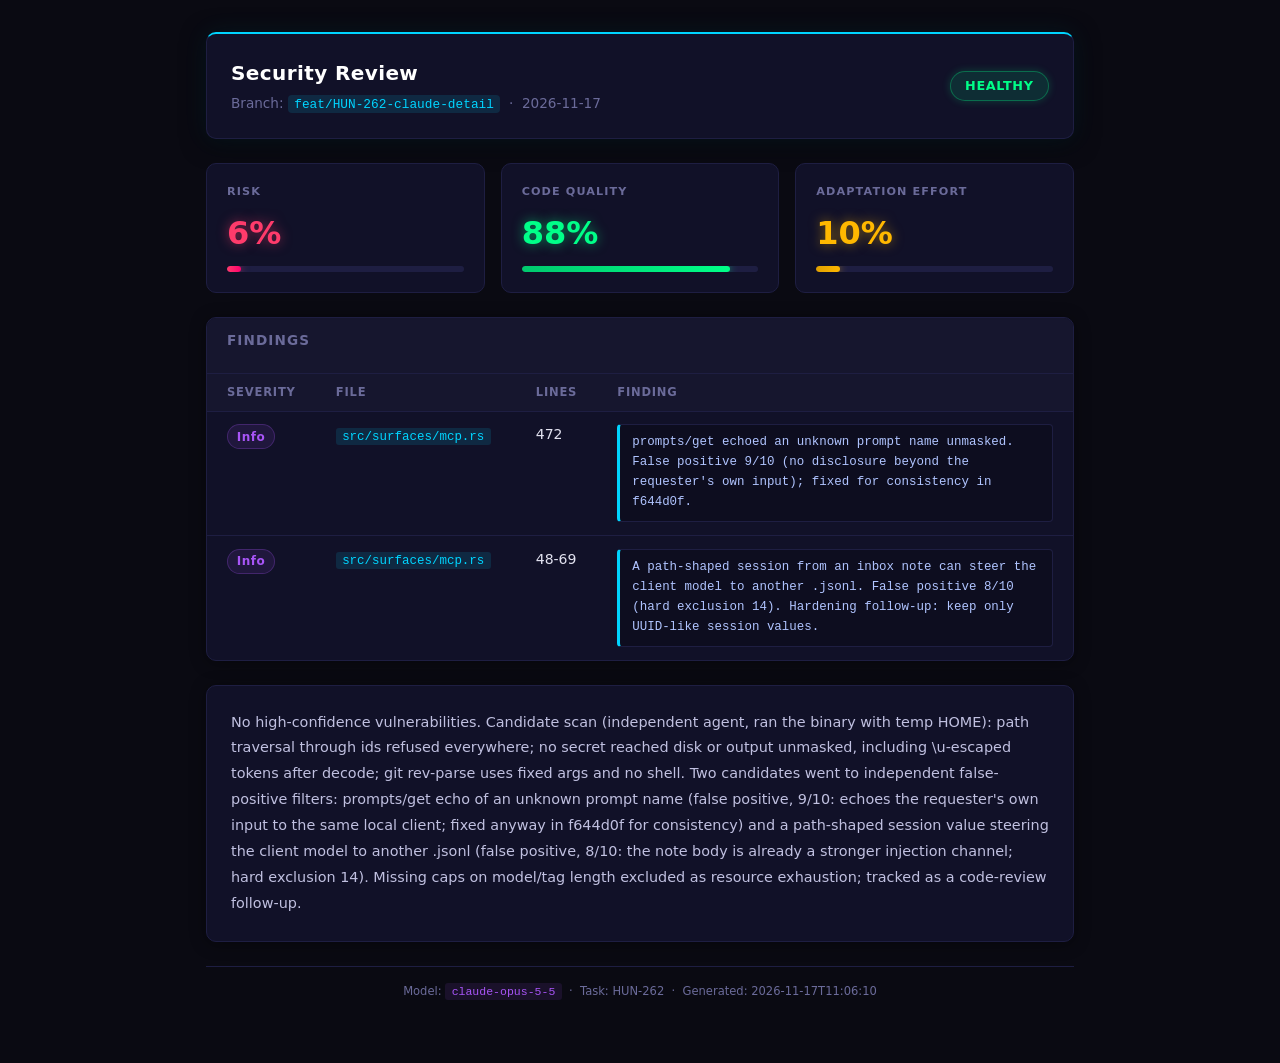
<file: reports/security-review_feat-HUN-262-claude-detail_20261117T110610.html>
<!DOCTYPE html>
<html lang="en">
<head>
<meta charset="UTF-8">
<title>Security Review Report — feat/HUN-262-claude-detail</title>
<style>
  :root {
    --bg:        #0a0a12;
    --surface:   #111128;
    --surface2:  #16162e;
    --border:    #1e1e42;
    --border-glow: #2a2a6e;
    --text:      #e2e2f0;
    --muted:     #6b6b9a;
    --cyan:      #00d4ff;
    --green:     #00ff88;
    --amber:     #ffb800;
    --red:       #ff3b6b;
    --purple:    #a855f7;
    --cyan-dim:  rgba(0,212,255,.12);
    --green-dim: rgba(0,255,136,.12);
    --red-dim:   rgba(255,59,107,.12);
    --amber-dim: rgba(255,184,0,.12);
  }

  * { box-sizing: border-box; }
  body {
    font-family: 'Segoe UI', system-ui, sans-serif;
    max-width: 900px;
    margin: 2rem auto;
    padding: 0 1rem;
    color: var(--text);
    background: var(--bg);
    line-height: 1.5;
  }
  h1 { margin: 0; font-size: 1.25rem; color: #fff; letter-spacing: .02em; }
  h2 { font-size: .85rem; color: var(--muted); margin: 0 0 .75rem; font-weight: 600; text-transform: uppercase; letter-spacing: .08em; }

  /* ── HEADER ── */
  .header {
    background: var(--surface);
    border: 1px solid var(--border);
    border-top: 2px solid var(--cyan);
    border-radius: 10px;
    padding: 1.5rem;
    margin-bottom: 1.5rem;
    display: flex;
    justify-content: space-between;
    align-items: center;
    box-shadow: 0 0 24px rgba(0,212,255,.08), 0 4px 24px rgba(0,0,0,.5);
  }
  .header-meta { color: var(--muted); font-size: .85rem; margin-top: .3rem; }
  .header-meta code { color: var(--cyan); background: var(--cyan-dim); padding: .1rem .4rem; border-radius: 4px; font-size: .8rem; }

  /* ── OVERALL BADGE ── */
  .badge { display: inline-block; padding: .3rem .9rem; border-radius: 999px; font-weight: 700; font-size: .8rem; letter-spacing: .05em; text-transform: uppercase; }
  .badge-green  { background: var(--green-dim); color: var(--green); border: 1px solid rgba(0,255,136,.3); box-shadow: 0 0 8px rgba(0,255,136,.2); }
  .badge-yellow { background: var(--amber-dim); color: var(--amber); border: 1px solid rgba(255,184,0,.3); box-shadow: 0 0 8px rgba(255,184,0,.2); }
  .badge-red    { background: var(--red-dim);   color: var(--red);   border: 1px solid rgba(255,59,107,.3); box-shadow: 0 0 8px rgba(255,59,107,.2); }

  /* ── SEVERITY BADGES ── */
  .sev { display: inline-block; padding: .15rem .55rem; border-radius: 999px; font-weight: 700; font-size: .75rem; white-space: nowrap; letter-spacing: .04em; }
  .sev-high { background: var(--red-dim);   color: var(--red);   border: 1px solid rgba(255,59,107,.25); }
  .sev-med  { background: var(--amber-dim); color: var(--amber); border: 1px solid rgba(255,184,0,.25); }
  .sev-low  { background: var(--cyan-dim);  color: var(--cyan);  border: 1px solid rgba(0,212,255,.25); }
  .sev-info { background: rgba(168,85,247,.1); color: var(--purple); border: 1px solid rgba(168,85,247,.25); }

  /* ── GAUGE CARDS ── */
  .gauges { display: grid; grid-template-columns: repeat(3, 1fr); gap: 1rem; margin-bottom: 1.5rem; }
  .gauge-card {
    background: var(--surface);
    border: 1px solid var(--border);
    border-radius: 10px;
    padding: 1.25rem;
    transition: border-color .2s;
  }
  .gauge-card:hover { border-color: var(--border-glow); }
  .gauge-label { font-size: .7rem; font-weight: 700; letter-spacing: .1em; color: var(--muted); text-transform: uppercase; margin-bottom: .5rem; }
  .gauge-value { font-size: 2rem; font-weight: 700; margin-bottom: .6rem; font-variant-numeric: tabular-nums; }
  .gauge-value-risk    { color: var(--red); text-shadow: 0 0 12px rgba(255,59,107,.5); }
  .gauge-value-quality { color: var(--green); text-shadow: 0 0 12px rgba(0,255,136,.5); }
  .gauge-value-effort  { color: var(--amber); text-shadow: 0 0 12px rgba(255,184,0,.5); }
  .bar-bg   { background: var(--border); border-radius: 999px; height: 6px; overflow: hidden; }
  .bar-fill { height: 6px; border-radius: 999px; }
  .bar-risk    { background: linear-gradient(90deg, #ff3b6b, #ff006e); box-shadow: 0 0 8px rgba(255,59,107,.6); }
  .bar-quality { background: linear-gradient(90deg, #00c96e, #00ff88); box-shadow: 0 0 8px rgba(0,255,136,.6); }
  .bar-effort  { background: linear-gradient(90deg, #e0a000, #ffb800); box-shadow: 0 0 8px rgba(255,184,0,.6); }

  /* ── SECTION CARD ── */
  .section {
    background: var(--surface);
    border: 1px solid var(--border);
    border-radius: 10px;
    overflow: hidden;
    margin-bottom: 1.5rem;
    box-shadow: 0 2px 16px rgba(0,0,0,.4);
  }
  .section-head {
    padding: .7rem 1.25rem;
    background: var(--surface2);
    border-bottom: 1px solid var(--border);
  }

  /* ── TABLE ── */
  table { width: 100%; border-collapse: collapse; }
  th {
    text-align: left;
    padding: .6rem 1.25rem;
    font-size: .72rem;
    font-weight: 700;
    color: var(--muted);
    text-transform: uppercase;
    letter-spacing: .07em;
    background: var(--surface2);
    border-bottom: 1px solid var(--border);
  }
  td {
    padding: .8rem 1.25rem;
    font-size: .875rem;
    border-top: 1px solid var(--border);
    vertical-align: top;
    color: var(--text);
  }
  tr:hover td { background: rgba(255,255,255,.02); }
  td pre {
    margin: 0;
    font-family: 'Cascadia Code', 'Fira Code', monospace;
    font-size: .78rem;
    background: #0d0d1f;
    border: 1px solid var(--border);
    border-left: 3px solid var(--cyan);
    border-radius: 4px;
    padding: .5rem .75rem;
    white-space: pre-wrap;
    word-break: break-word;
    color: #b0c4ff;
    line-height: 1.6;
  }
  td code {
    font-family: 'Cascadia Code', 'Fira Code', monospace;
    background: var(--cyan-dim);
    color: var(--cyan);
    padding: .1rem .4rem;
    border-radius: 3px;
    font-size: .78rem;
  }

  /* ── PROSE ── */
  .prose {
    background: var(--surface);
    border: 1px solid var(--border);
    border-radius: 10px;
    padding: 1.5rem;
    line-height: 1.8;
    margin-bottom: 1.5rem;
    font-size: .9rem;
    color: #c0c0e0;
    box-shadow: 0 2px 16px rgba(0,0,0,.4);
  }

  /* ── FOOTER ── */
  .footer {
    font-size: .72rem;
    color: var(--muted);
    text-align: center;
    padding-bottom: 2rem;
    border-top: 1px solid var(--border);
    padding-top: 1rem;
    margin-top: .5rem;
  }
  .footer code { color: var(--purple); background: rgba(168,85,247,.1); padding: .1rem .4rem; border-radius: 3px; }
</style>
</head>
<body>

<!-- ═══ HEADER ═══════════════════════════════════════════════════════════ -->
<div class="header">
  <div>
    <h1>Security Review</h1>
    <div class="header-meta">
      Branch: <code>feat/HUN-262-claude-detail</code> &nbsp;·&nbsp; 2026-11-17
    </div>
  </div>
  <span class="badge badge-green">Healthy</span>
</div>

<!-- ═══ DIMENSION GAUGES ═════════════════════════════════════════════════ -->
<!--
  OVERALL_CLASS  : green | yellow | red
  OVERALL_LABEL  : e.g. "Healthy" | "Needs Attention" | "Critical"
  RISK_SCORE     : integer 0–100 (higher = more risk)
  QUALITY_SCORE  : integer 0–100 (higher = better quality)
  EFFORT_SCORE   : integer 0–100 (higher = more adaptation work needed)
-->
<div class="gauges">
  <div class="gauge-card">
    <div class="gauge-label">Risk</div>
    <div class="gauge-value gauge-value-risk">6%</div>
    <div class="bar-bg"><div class="bar-fill bar-risk" style="width:6%"></div></div>
  </div>
  <div class="gauge-card">
    <div class="gauge-label">Code Quality</div>
    <div class="gauge-value gauge-value-quality">88%</div>
    <div class="bar-bg"><div class="bar-fill bar-quality" style="width:88%"></div></div>
  </div>
  <div class="gauge-card">
    <div class="gauge-label">Adaptation Effort</div>
    <div class="gauge-value gauge-value-effort">10%</div>
    <div class="bar-bg"><div class="bar-fill bar-effort" style="width:10%"></div></div>
  </div>
</div>

<!-- ═══ FINDINGS TABLE ═══════════════════════════════════════════════════ -->
<!--
  Replace <tr>
  <td><span class="sev sev-info">Info</span></td>
  <td><code>src/surfaces/mcp.rs</code></td>
  <td>472</td>
  <td><pre>prompts/get echoed an unknown prompt name unmasked. False positive 9/10 (no disclosure beyond the requester&#x27;s own input); fixed for consistency in f644d0f.</pre></td>
</tr>
<tr>
  <td><span class="sev sev-info">Info</span></td>
  <td><code>src/surfaces/mcp.rs</code></td>
  <td>48-69</td>
  <td><pre>A path-shaped session from an inbox note can steer the client model to another .jsonl. False positive 8/10 (hard exclusion 14). Hardening follow-up: keep only UUID-like session values.</pre></td>
</tr>
 with one <tr> per finding.
  Severity class: sev-high | sev-med | sev-low | sev-info
  Finding description goes inside <pre>...</pre> — do NOT HTML-escape manually;
  wrap the text in <pre> and let the browser handle rendering safely.

  Example row:
  <tr>
    <td><span class="sev sev-high">High</span></td>
    <td><code>scripts/setup.sh</code></td>
    <td>42–55</td>
    <td><pre>Unquoted variable $TARGET_DIR in rm call — word-splitting can delete wrong path.</pre></td>
  </tr>
-->
<div class="section">
  <div class="section-head"><h2>Findings</h2></div>
  <table>
    <thead>
      <tr>
        <th style="width:90px">Severity</th>
        <th style="width:200px">File</th>
        <th style="width:80px">Lines</th>
        <th>Finding</th>
      </tr>
    </thead>
    <tbody>
      <tr>
  <td><span class="sev sev-info">Info</span></td>
  <td><code>src/surfaces/mcp.rs</code></td>
  <td>472</td>
  <td><pre>prompts/get echoed an unknown prompt name unmasked. False positive 9/10 (no disclosure beyond the requester&#x27;s own input); fixed for consistency in f644d0f.</pre></td>
</tr>
<tr>
  <td><span class="sev sev-info">Info</span></td>
  <td><code>src/surfaces/mcp.rs</code></td>
  <td>48-69</td>
  <td><pre>A path-shaped session from an inbox note can steer the client model to another .jsonl. False positive 8/10 (hard exclusion 14). Hardening follow-up: keep only UUID-like session values.</pre></td>
</tr>

    </tbody>
  </table>
</div>

<!-- ═══ SUMMARY PROSE ════════════════════════════════════════════════════ -->
<!--
  Replace No high-confidence vulnerabilities. Candidate scan (independent agent, ran the binary with temp HOME): path traversal through ids refused everywhere; no secret reached disk or output unmasked, including \u-escaped tokens after decode; git rev-parse uses fixed args and no shell. Two candidates went to independent false-positive filters: prompts/get echo of an unknown prompt name (false positive, 9/10: echoes the requester&#x27;s own input to the same local client; fixed anyway in f644d0f for consistency) and a path-shaped session value steering the client model to another .jsonl (false positive, 8/10: the note body is already a stronger injection channel; hard exclusion 14). Missing caps on model/tag length excluded as resource exhaustion; tracked as a code-review follow-up. with the LLM's full narrative text.
  Plain text is safe here; no HTML escaping needed for prose.
-->
<div class="prose">
  No high-confidence vulnerabilities. Candidate scan (independent agent, ran the binary with temp HOME): path traversal through ids refused everywhere; no secret reached disk or output unmasked, including \u-escaped tokens after decode; git rev-parse uses fixed args and no shell. Two candidates went to independent false-positive filters: prompts/get echo of an unknown prompt name (false positive, 9/10: echoes the requester&#x27;s own input to the same local client; fixed anyway in f644d0f for consistency) and a path-shaped session value steering the client model to another .jsonl (false positive, 8/10: the note body is already a stronger injection channel; hard exclusion 14). Missing caps on model/tag length excluded as resource exhaustion; tracked as a code-review follow-up.
</div>

<!-- ═══ FOOTER ═══════════════════════════════════════════════════════════ -->
<!--
  MODEL     : e.g. claude-sonnet-4-6
  TASK_ID   : e.g. T001 (or "—" if not task-scoped)
  TIMESTAMP : ISO-8601, e.g. 2026-06-18T14:30:22
-->
<div class="footer">
  Model: <code>claude-opus-5-5</code> &nbsp;·&nbsp; Task: HUN-262 &nbsp;·&nbsp; Generated: 2026-11-17T11:06:10
</div>

</body>
</html>
</file>
<file: src/surfaces/window/assets/app.css>
/* Values copied from docs/design/Main.dc.html, board "Dashboard (clickable)" (accent #3CF5A8, glow on). */
@font-face { font-family: 'IBM Plex Sans'; font-style: normal; font-weight: 400; font-display: swap; src: url(fonts/ibm-plex-sans-latin-400-normal.woff2) format('woff2'); }
@font-face { font-family: 'IBM Plex Sans'; font-style: normal; font-weight: 500; font-display: swap; src: url(fonts/ibm-plex-sans-latin-500-normal.woff2) format('woff2'); }
@font-face { font-family: 'IBM Plex Sans'; font-style: normal; font-weight: 600; font-display: swap; src: url(fonts/ibm-plex-sans-latin-600-normal.woff2) format('woff2'); }
@font-face { font-family: 'IBM Plex Mono'; font-style: normal; font-weight: 400; font-display: swap; src: url(fonts/ibm-plex-mono-latin-400-normal.woff2) format('woff2'); }
@font-face { font-family: 'IBM Plex Mono'; font-style: normal; font-weight: 500; font-display: swap; src: url(fonts/ibm-plex-mono-latin-500-normal.woff2) format('woff2'); }

body { margin: 0; background: #121413; }
button:focus-visible, a:focus-visible, input:focus-visible, textarea:focus-visible { outline: 2px solid #3CF5A8; outline-offset: 2px; }
[hidden] { display: none !important; }

.app { position: relative; min-height: 100vh; background: #121413; color: #DCE0DD; font-family: 'IBM Plex Sans', system-ui, sans-serif; font-size: 14px; display: flex; flex-direction: column; }

/* HUN-304: the content is a centred 1440 px container. The header's contents and the toast use the
   same two edges (1440 / 2 - 28 = 692); the header's bottom line stays full width. */
/* Header */
.header { min-height: 60px; box-sizing: border-box; padding: 10px max(28px, calc(50% - 692px)); display: flex; flex-wrap: wrap; align-items: center; gap: 14px; border-bottom: 1px solid #232826; }
.brand { flex: 1 1 0; display: flex; align-items: center; gap: 10px; min-width: 0; }
.brand > svg { flex-shrink: 0; }
.brand-name { font-weight: 600; font-size: 17px; color: #EAEDEA; white-space: nowrap; flex-shrink: 0; }
.dir-chip { font: 400 12px 'IBM Plex Mono', monospace; color: #8C9590; padding: 3px 8px; border: 1px solid #2C3230; border-radius: 4px; overflow: hidden; text-overflow: ellipsis; white-space: nowrap; min-width: 0; }
.dir-chip:empty { display: none; }
.new-note { margin-left: auto; flex-shrink: 0; height: 38px; padding: 0 16px; background: #3CF5A8; color: #0E100F; border: 0; border-radius: 6px; box-shadow: 0 0 0 1px #3CF5A840, 0 0 18px #3CF5A840; font: 500 14px 'IBM Plex Sans', sans-serif; cursor: pointer; }

.main { padding: 24px 28px; display: flex; flex-direction: column; gap: 20px; box-sizing: border-box; width: 100%; max-width: 1440px; margin: 0 auto; }

/* Counts strip */
.counts { display: grid; grid-template-columns: repeat(auto-fit, minmax(160px, 1fr)); border: 1px solid #262B29; border-radius: 8px; overflow: hidden; }
.count { padding: 16px 20px; display: flex; flex-direction: column; gap: 4px; border-right: 1px solid #262B29; }
.count-n { font: 500 26px/1.1 'IBM Plex Mono', monospace; color: #EAEDEA; }
.count-n.accent { color: #3CF5A8; text-shadow: 0 0 12px #3CF5A859; }
.count-label { font-size: 13px; color: #8C9590; }
.by-project { padding: 16px 20px; display: flex; flex-direction: column; gap: 8px; }
.bar-row { display: flex; align-items: center; gap: 8px; font: 400 12px 'IBM Plex Mono', monospace; }
.bar-name { width: 120px; overflow: hidden; text-overflow: ellipsis; white-space: nowrap; color: #ABB3AE; }
.bar-track { flex: 1; min-width: 24px; height: 4px; border-radius: 2px; background: #232826; }
.bar-fill { display: block; height: 4px; border-radius: 2px; background: #7EDDB0; }
.bar-n { width: 18px; text-align: right; color: #8C9590; }

/* Columns */
.columns { display: flex; flex-wrap: wrap; gap: 20px; align-items: flex-start; }
.notes { flex: 999 1 520px; min-width: 0; display: flex; flex-direction: column; gap: 12px; }
.detail { flex: 1 1 380px; min-width: 0; max-width: 100%; }
/* Search */
.search { position: relative; display: block; }
.search-icon { position: absolute; left: 12px; top: 11px; color: #8C9590; }
.search input { width: 100%; box-sizing: border-box; height: 38px; padding: 0 12px 0 36px; background: #0E100F; color: #DCE0DD; border: 1px solid #2C3230; border-radius: 6px; font: 400 14px 'IBM Plex Sans', sans-serif; }

/* Filters */
.filters { display: flex; flex-wrap: wrap; gap: 6px; }
.filter { height: 30px; padding: 0 12px; border-radius: 6px; background: transparent; color: #ABB3AE; border: 1px solid #2C3230; font: 400 12.5px 'IBM Plex Sans', sans-serif; cursor: pointer; }
.filter[aria-pressed="true"] { background: #3CF5A814; color: #3CF5A8; border-color: #3CF5A859; }
.filter-n { font-family: 'IBM Plex Mono', monospace; color: #8C9590; }

/* Empty / no results / error */
.empty { padding: 28px; border: 1px dashed #2C3230; border-radius: 8px; display: flex; flex-direction: column; gap: 10px; align-items: flex-start; }
.empty-main { margin: 0; color: #DCE0DD; }
.empty-hint { margin: 0; font-size: 13px; color: #8C9590; }
.btn { height: 32px; padding: 0 12px; background: transparent; color: #DCE0DD; border: 1px solid #2C3230; border-radius: 6px; font: 500 12.5px 'IBM Plex Sans', sans-serif; cursor: pointer; }
.error { margin: 0; font: 400 12px 'IBM Plex Mono', monospace; color: #E8968F; }

/* Day groups and rows */
.group { flex-shrink: 0; display: flex; flex-direction: column; gap: 6px; }
.group-label { margin: 4px 0 0; font: 400 11.5px 'IBM Plex Mono', monospace; color: #8C9590; }
.rows { margin: 0; padding: 0; list-style: none; border: 1px solid #262B29; border-radius: 8px; overflow: hidden; }
.rows > li { border-bottom: 1px solid #1F2321; }
.row { width: 100%; display: flex; align-items: flex-start; gap: 12px; padding: 11px 14px; background: transparent; border: 0; box-shadow: none; color: #DCE0DD; text-align: left; cursor: pointer; font: 400 14px 'IBM Plex Sans', sans-serif; }
.row[aria-current="true"] { background: #3CF5A814; box-shadow: inset 2px 0 0 #3CF5A8; }
.row-time { width: 44px; flex-shrink: 0; padding-top: 2px; font: 400 12px 'IBM Plex Mono', monospace; color: #8C9590; }
.row-body { flex: 1; min-width: 0; display: flex; flex-direction: column; gap: 2px; }
.row-first { display: -webkit-box; -webkit-box-orient: vertical; -webkit-line-clamp: 2; overflow: hidden; overflow-wrap: anywhere; line-height: 1.45; color: #DCE0DD; }
.row[aria-current="true"] .row-first { color: #EAEDEA; }
.row-where { font: 400 12px 'IBM Plex Mono', monospace; color: #8C9590; overflow: hidden; text-overflow: ellipsis; white-space: nowrap; }
.chip { flex-shrink: 0; font: 400 11.5px 'IBM Plex Mono', monospace; color: #ABB3AE; padding: 2px 7px; border: 1px solid #2C3230; border-radius: 4px; }
.row-mark { flex-shrink: 0; min-width: 20px; padding-top: 2px; text-align: right; font: 400 11.5px 'IBM Plex Mono', monospace; color: #8C9590; }
.row-mark.stale { color: #E3B66B; }
/* HUN-291: in a narrow window the second line runs under the AI mark, so `edited …` is not cut. */
@media (max-width: 480px) {
  .row { display: grid; grid-template-columns: 56px minmax(0, 1fr) auto; gap: 2px 0; }
  .row-body { display: contents; }
  .row-time { grid-column: 1; grid-row: 1 / span 2; }
  .row-first { grid-column: 2; grid-row: 1; }
  .row-where { grid-column: 2 / -1; grid-row: 2; }
  .row-mark { grid-column: 3; grid-row: 1; margin-left: 12px; }
}

/* Detail panel */
.pick { margin: 0; padding: 24px; border: 1px dashed #2C3230; border-radius: 8px; color: #8C9590; }
.card { border: 1px solid #262B29; border-radius: 8px; padding: 20px; display: flex; flex-direction: column; gap: 16px; }
.card-body { display: flex; flex-direction: column; gap: 16px; }
.card-body > * { flex-shrink: 0; }
.card-body:focus-visible { outline: 2px solid #3CF5A8; outline-offset: -2px; }
.card-head { display: flex; align-items: center; gap: 8px; flex-wrap: wrap; }
.card-id { font: 400 12px 'IBM Plex Mono', monospace; color: #8C9590; }
.card-head .chip { margin-left: auto; }
.words-label { margin: 0; font-size: 12px; color: #8C9590; }
.words { margin: -10px 0 0; font-size: 16px; line-height: 1.6; color: #EAEDEA; white-space: pre-wrap; overflow-wrap: anywhere; }
.masked { margin: -6px 0 0; font: 400 12px 'IBM Plex Mono', monospace; color: #E3B66B; }
.context { margin: 0; font: 400 12.5px 'IBM Plex Mono', monospace; color: #ABB3AE; overflow-wrap: anywhere; }
.edited-at { white-space: nowrap; }
.tags { display: flex; flex-wrap: wrap; gap: 6px; }
.tag, .ai-tag, .ai-title { overflow-wrap: anywhere; }
.tag { padding: 3px 9px; border: 1px solid #2C3230; border-radius: 4px; font: 400 12px 'IBM Plex Mono', monospace; color: #B5BCB7; }
.no-tags { font-size: 12.5px; color: #6E7772; }

.ai { padding: 14px 16px; border: 1px dashed #2C3230; border-radius: 6px; background: #0E100F; display: flex; flex-direction: column; gap: 8px; }
.ai-head { display: flex; align-items: center; gap: 8px; flex-wrap: wrap; }
.ai-label { font: 500 12px 'IBM Plex Mono', monospace; color: #ABB3AE; }
.ai-by { margin-left: auto; font: 400 11.5px 'IBM Plex Mono', monospace; color: #8C9590; }
.ai-stale { margin: 0; display: flex; gap: 6px; align-items: center; font-size: 12.5px; color: #E3B66B; }
.ai-title { margin: 0; font-weight: 500; color: #ABB3AE; }
.ai-kind { margin: 0; font: 400 12px 'IBM Plex Mono', monospace; color: #8C9590; }
.ai-summary { margin: 0; font-size: 13px; line-height: 1.55; color: #8C9590; overflow-wrap: anywhere; }
.ai-suggest { display: flex; flex-wrap: wrap; align-items: center; gap: 6px; }
.ai-suggest-label { font-size: 12px; color: #8C9590; }
.ai-tag { padding: 2px 8px; border: 1px dashed #2C3230; border-radius: 4px; font: 400 12px 'IBM Plex Mono', monospace; color: #8C9590; }
.no-ai { margin: 0; padding: 12px 14px; border: 1px dashed #2C3230; border-radius: 6px; font-size: 13px; line-height: 1.5; color: #8C9590; }
.no-ai code { font-family: 'IBM Plex Mono', monospace; color: #DCE0DD; }
.ai-accept { margin-left: auto; height: 30px; padding: 0 12px; background: transparent; color: #DCE0DD; border: 1px solid #2C3230; border-radius: 6px; font: 500 12.5px 'IBM Plex Sans', sans-serif; cursor: pointer; }

/* Actions (HUN-279) */
.actions { display: flex; flex-wrap: wrap; gap: 8px; padding-top: 4px; border-top: 1px solid #1F2321; }
.act { height: 34px; padding: 0 14px; background: transparent; color: #DCE0DD; border: 1px solid #2C3230; border-radius: 6px; font: 500 13px 'IBM Plex Sans', sans-serif; cursor: pointer; }
.act.danger { margin-left: auto; color: #E8968F; }
.act:disabled { color: #8C9590; cursor: default; }

/* Edit mode (HUN-286): the panel's own text, input and button styles */
.edit-label { display: block; margin: 0; font-size: 12px; color: #8C9590; }
.edit-text { display: block; margin: -10px 0 0; width: 100%; min-height: 160px; box-sizing: border-box; padding: 10px 12px; resize: vertical; background: #0E100F; color: #EAEDEA; border: 1px solid #2C3230; border-radius: 6px; font: 400 16px/1.6 'IBM Plex Sans', sans-serif; }
.edit-tags { display: block; margin: -10px 0 0; width: 100%; height: 38px; box-sizing: border-box; padding: 0 12px; background: #0E100F; color: #B5BCB7; border: 1px solid #2C3230; border-radius: 6px; font: 400 12.5px 'IBM Plex Mono', monospace; }
.edit-keys { display: flex; flex-wrap: wrap; gap: 14px; font: 400 11.5px 'IBM Plex Mono', monospace; color: #8C9590; }
.edit-keys kbd { color: #DCE0DD; font: inherit; }
.act.primary { background: #3CF5A8; color: #0E100F; border-color: #3CF5A8; }
.read-only { align-self: center; font-size: 12.5px; color: #8C9590; }

/* Toast */
.toast { position: fixed; right: max(24px, calc(50% - 692px)); bottom: 24px; z-index: 6; display: flex; align-items: center; gap: 14px; max-width: 420px; box-sizing: border-box; padding: 12px 16px; background: #181B1A; border: 1px solid #3CF5A859; border-radius: 6px; box-shadow: 0 0 0 1px #3CF5A840, 0 0 18px #3CF5A840; font-size: 13px; color: #EAEDEA; }
.toast-text { font-family: 'IBM Plex Mono', monospace; overflow-wrap: anywhere; user-select: text; }
.toast-undo { background: none; border: 0; padding: 0; color: #7EDDB0; font: 500 13px 'IBM Plex Sans', sans-serif; cursor: pointer; }

/* Capture dialog (HUN-280) */
.cap-back { position: fixed; inset: 0; background: rgba(8, 10, 9, 0.6); display: flex; justify-content: center; align-items: flex-start; padding-top: 14vh; z-index: 5; }
.cap { width: 560px; max-width: calc(100% - 32px); box-sizing: border-box; background: #181B1A; border: 1px solid #3CF5A859; border-radius: 10px; box-shadow: 0 0 0 1px #3CF5A840, 0 0 18px #3CF5A840; padding: 14px 16px 10px; display: flex; flex-direction: column; gap: 10px; }
.cap-ctx { display: flex; align-items: center; gap: 8px; min-width: 0; }
.cap-chip { display: inline-flex; align-items: center; gap: 6px; min-width: 0; padding: 3px 4px 3px 9px; border: 1px solid #2C3230; border-radius: 4px; font: 400 12px 'IBM Plex Mono', monospace; color: #ABB3AE; }
.cap-chip-text { overflow: hidden; text-overflow: ellipsis; white-space: nowrap; }
.cap-drop { width: 20px; height: 20px; flex-shrink: 0; padding: 0; display: inline-flex; align-items: center; justify-content: center; background: none; border: 0; color: #8C9590; cursor: pointer; }
.cap-from { flex-shrink: 0; font-size: 12px; color: #6E7772; }
.cap-text, .cap-text:focus-visible { resize: none; background: transparent; border: 0; padding: 4px 0; color: #EAEDEA; font: 400 18px/1.5 'IBM Plex Sans', sans-serif; outline: none; }
.cap-text::placeholder { color: #6E7772; }
.cap-keys { display: flex; flex-wrap: wrap; gap: 14px; padding-top: 8px; border-top: 1px solid #232826; font: 400 11.5px 'IBM Plex Mono', monospace; color: #8C9590; }
.cap-keys kbd { color: #DCE0DD; font: inherit; }

/* Settings (HUN-300): the capture dialog's panel, the page's inputs and buttons; graphite-mint tokens only. */
.gear { flex-shrink: 0; width: 38px; height: 38px; padding: 0; display: inline-flex; align-items: center; justify-content: center; background: transparent; color: #DCE0DD; border: 1px solid #2C3230; border-radius: 6px; cursor: pointer; }
.set-back { position: fixed; inset: 0; z-index: 5; box-sizing: border-box; padding: 16px; display: flex; justify-content: center; align-items: center; background: rgba(8, 10, 9, 0.6); }
.set { width: 560px; max-width: 100%; max-height: 100%; box-sizing: border-box; display: flex; flex-direction: column; color-scheme: dark; background: #181B1A; border: 1px solid #3CF5A859; border-radius: 10px; box-shadow: 0 0 0 1px #3CF5A840, 0 0 18px #3CF5A840; }
.set-title { margin: 0; font-size: 17px; font-weight: 600; color: #EAEDEA; }
.set > .set-title { padding: 16px 20px 12px; border-bottom: 1px solid #232826; }
.set-body { min-height: 0; overflow-y: auto; padding: 12px 20px; }
.set-body > p { margin: 0; }
.set-form { display: flex; flex-direction: column; gap: 12px; }
.set-row { display: flex; align-items: center; justify-content: space-between; gap: 16px; }
.set-text { display: flex; flex-direction: column; gap: 4px; min-width: 0; }
.set-label { font-weight: 500; color: #EAEDEA; }
.set-hint { font-size: 13px; line-height: 1.5; color: #8C9590; }
.set-reason { font-size: 13px; color: #ABB3AE; }
.switch { position: relative; flex-shrink: 0; width: 44px; height: 44px; padding: 0; background: transparent; border: 0; border-radius: 6px; cursor: pointer; }
.switch::before { content: ''; position: absolute; left: 2px; top: 11px; width: 40px; height: 22px; box-sizing: border-box; border: 1px solid #6E7772; border-radius: 11px; background: #0E100F; }
.switch::after { content: ''; position: absolute; left: 6px; top: 15px; width: 14px; height: 14px; border-radius: 50%; background: #ABB3AE; }
.switch[aria-checked="true"]::before { background: #3CF5A8; border-color: #3CF5A8; }
.switch[aria-checked="true"]::after { left: 24px; background: #0E100F; }
.switch:disabled { cursor: default; }
.switch:disabled::before { border: 1px dashed #6E7772; background: transparent; }
.switch:disabled::after { background: #6E7772; }
.set-numbers { display: grid; grid-template-columns: repeat(auto-fit, minmax(140px, 1fr)); gap: 12px; }
.set-field { display: flex; flex-direction: column; gap: 4px; font-size: 13px; color: #ABB3AE; }
.set-input { width: 100%; height: 38px; box-sizing: border-box; padding: 0 12px; background: #0E100F; color: #DCE0DD; border: 1px solid #2C3230; border-radius: 6px; font: 400 14px 'IBM Plex Sans', sans-serif; }
.set-jobs { margin: 0; padding: 0; border: 0; display: flex; flex-wrap: wrap; column-gap: 20px; }
.set-jobs legend { padding: 0; font-size: 13px; color: #ABB3AE; }
.set-check { display: flex; align-items: center; gap: 8px; min-height: 32px; cursor: pointer; }
.set-check input { width: 18px; height: 18px; margin: 0; accent-color: #3CF5A8; }
.set-file { display: flex; flex-direction: column; gap: 8px; padding-top: 12px; border-top: 1px solid #232826; }
.set-file p { margin: 0; }
.set-path { font: 400 12px 'IBM Plex Mono', monospace; color: #DCE0DD; overflow-wrap: anywhere; user-select: text; }
.set-fixed { margin: 0; display: grid; grid-template-columns: auto minmax(0, 1fr); gap: 4px 12px; font: 400 12px 'IBM Plex Mono', monospace; }
.set-fixed dt { color: #8C9590; }
.set-fixed dd { margin: 0; color: #ABB3AE; overflow-wrap: anywhere; user-select: text; }
.set-foot { display: flex; flex-direction: column; gap: 8px; padding: 12px 20px 16px; border-top: 1px solid #232826; }
.set-error { max-height: 96px; overflow-y: auto; line-height: 1.5; overflow-wrap: anywhere; }
.set-actions { display: flex; flex-wrap: wrap; gap: 8px; }
.ask { max-height: 100%; overflow-y: auto; gap: 12px; padding: 16px 20px; }
.ask-text { margin: 0; line-height: 1.6; color: #DCE0DD; overflow-wrap: anywhere; }
/* While Settings is open the toast sits at the top, clear of the dialog's buttons. */
.set-back:not([hidden]) ~ .toast-live .toast { top: 16px; bottom: auto; }
@media (max-width: 480px) {
.header { gap: 8px; }
.brand { flex-basis: 100%; }
.gear { width: 44px; height: 44px; margin-left: auto; }
.new-note { height: 44px; margin-left: 0; }
.set, .ask-text { font-size: 16px; }
.set-hint, .set-reason, .set-field, .set-jobs legend { font-size: 14px; }
.set-path, .set-fixed { font-size: 13px; }
.set-error { max-height: 168px; font-size: 14px; }
.set-input { height: 44px; font-size: 16px; }
.set-check { min-height: 44px; }
.set-actions .act { height: 44px; font-size: 16px; }
}
/* HUN-305: from 760 x 480 up the page stays still. The list and the note fill the window down to its
   bottom edge and each scrolls on its own; the note takes the width the list leaves, and its buttons
   stay in view. Smaller, the page scrolls as one column (HUN-284). Last, so it wins over the rules above. */
@media (min-width: 760px) and (min-height: 480px) {
  .app { height: 100vh; min-height: 0; overflow: hidden; }
  .main { flex: 1; min-height: 0; padding-top: 16px; padding-bottom: 16px; gap: 16px; }
  .counts { flex-shrink: 0; }
  .count { padding: 10px 16px; justify-content: center; gap: 2px; }
  .count-n { font-size: 22px; }
  .by-project { padding: 10px 16px; justify-content: center; gap: 0; }
  .by-project > .count-label:not(:only-child) { display: none; }
  .columns { flex: 1; min-height: 0; flex-wrap: nowrap; align-items: stretch; }
  .notes { flex: 0 0 clamp(300px, 32%, 440px); min-height: 0; }
  #groups { flex: 1; min-height: 0; overflow-y: auto; color-scheme: dark; scrollbar-width: thin; display: flex; flex-direction: column; gap: 12px; }
  .detail { flex: 1 1 0; min-height: 0; display: flex; flex-direction: column; color-scheme: dark; }
  /* The card fills the pane. What is above the buttons scrolls in its own box, so they cover nothing.
     The 4 px keeps a focus outline inside that box; the 14 px on the right keeps the scrollbar off
     the content. */
  .detail > * { flex: 1 1 0; min-height: 0; }
  .card-body { flex: 1 1 0; min-height: 0; overflow-y: auto; scrollbar-width: thin; margin: -4px -14px -4px -4px; padding: 4px 14px 4px 4px; }
  .edit-text { flex: 1 0 auto; }
  /* The toast sits over the list, no wider than its narrowest width, so it never covers the note's buttons. */
  .toast { left: max(28px, calc(50% - 692px)); right: auto; max-width: 300px; }
}
/* A very low window is one column at any width: a row click then brings the note into view (HUN-284). */
@media (max-height: 479px) {
  .detail { flex-basis: 100%; }
}
/* A short window (the 560 px minimum): the controls above the list take less height. */
@media (min-width: 760px) and (min-height: 480px) and (max-height: 700px) {
  .main { padding-top: 12px; padding-bottom: 12px; gap: 12px; }
  .count { padding-top: 6px; padding-bottom: 6px; }
  .count-n { font-size: 19px; }
  .by-project { padding-top: 4px; padding-bottom: 4px; }
  .notes { gap: 8px; }
  .search input { height: 32px; }
  .search-icon { top: 8px; }
  .filters { gap: 4px; }
  .filter { height: 26px; padding: 0 8px; font-size: 12px; }
}
</file>
